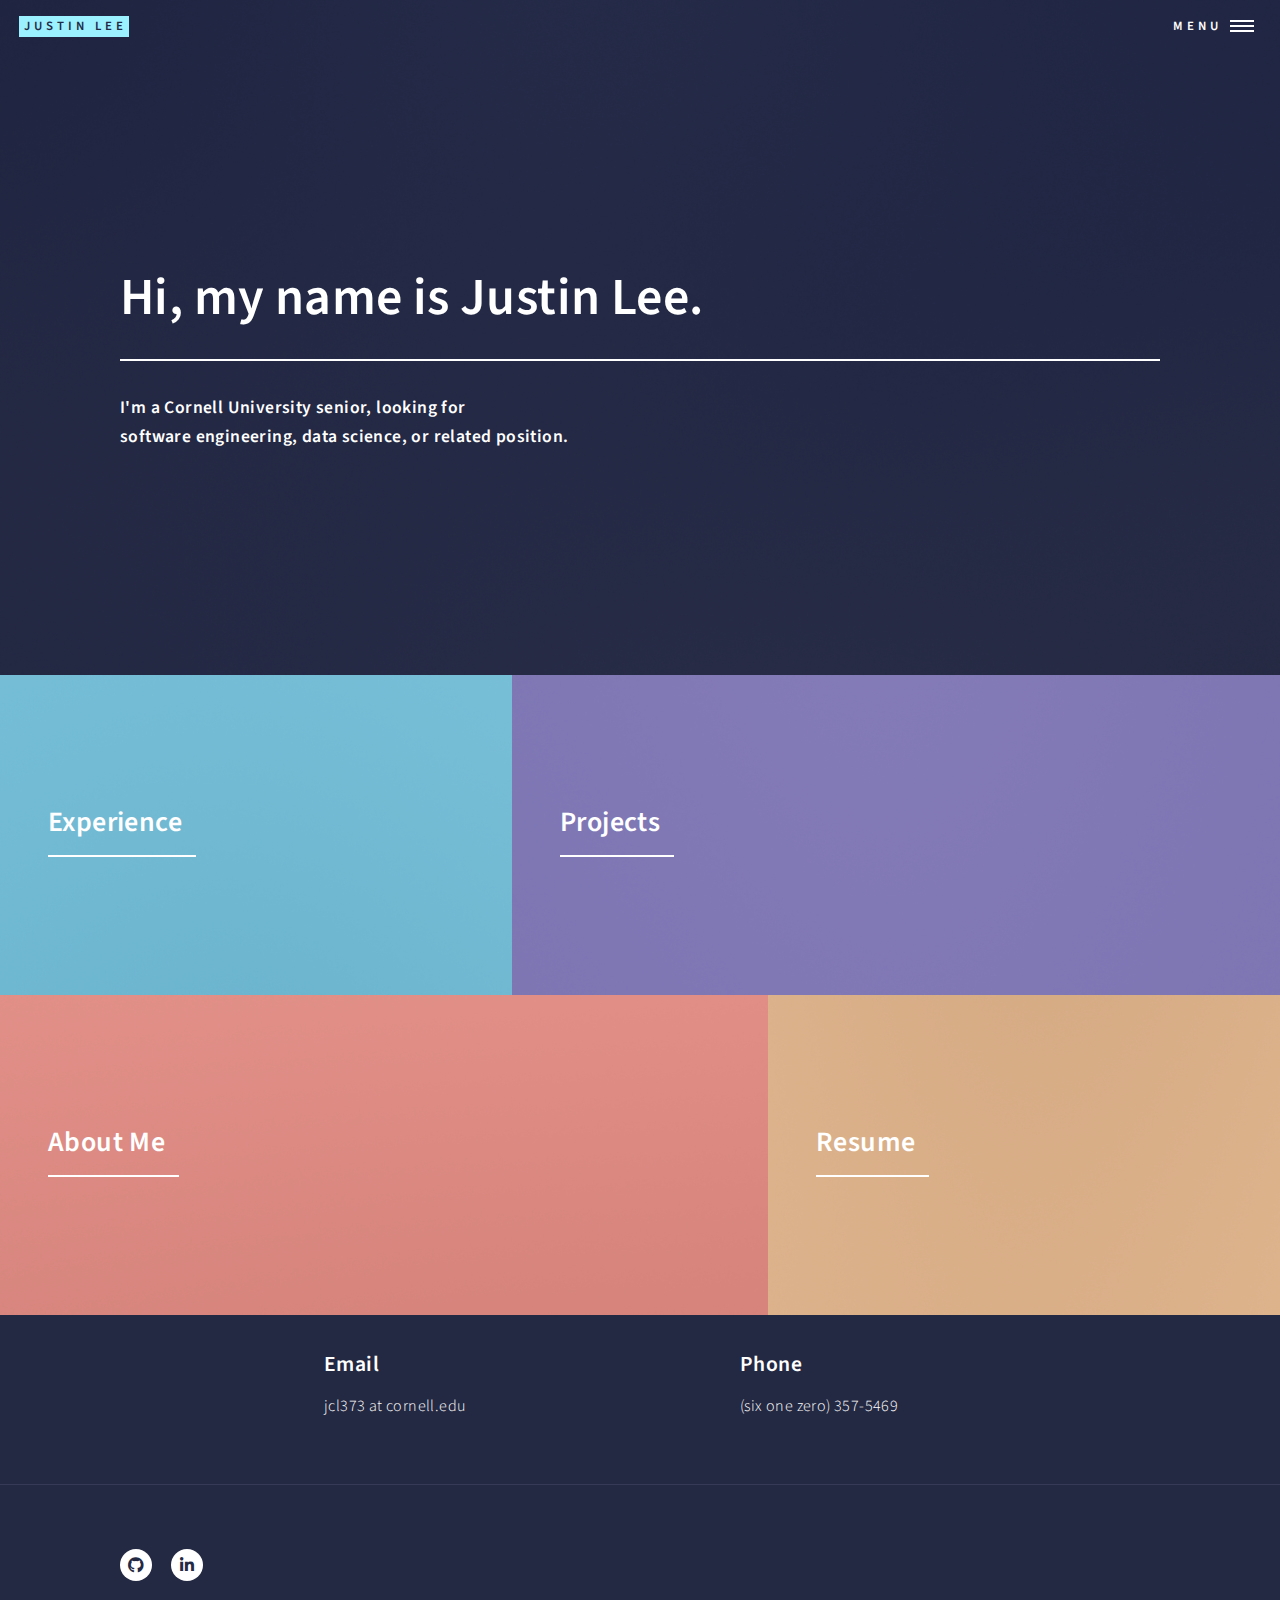
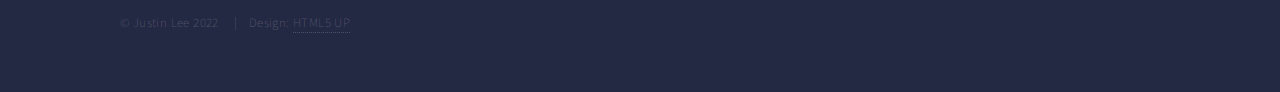
<file: index.html>
<!DOCTYPE HTML>
<!--
	Forty by HTML5 UP
	html5up.net | @ajlkn
	Free for personal and commercial use under the CCA 3.0 license (html5up.net/license)
-->
<html>

<head>
	<title>Justin Lee
	</title>
	<meta charset="utf-8" />
	<meta name="viewport" content="width=device-width, initial-scale=1, user-scalable=no" />
	<link rel="stylesheet" href="assets/css/main.css" />
	<noscript>
		<link rel="stylesheet" href="assets/css/noscript.css" />
	</noscript>
</head>

<body class="is-preload">

	<!-- Wrapper -->
	<div id="wrapper">

		<!-- Header -->
		<header id="header" class="alt">
			<a href="index.html" class="logo"><strong>Justin Lee</strong> <span></span></a>
			<nav>
				<a href="#menu">Menu</a>
			</nav>
		</header>

		<!-- Menu -->
		<nav id="menu">
			<ul class="links">
						<li><a href="index.html">Home</a></li>
						<li><a href="landing.html">Experience</a></li>
						<li><a href="project.html">Projects</a></li>
						<li><a href="generic.html">About Me</a></li>
						<li><a href="resume.pdf">Resume</a></li>
			</ul>
		</nav>

		<!-- Banner -->
		<section id="banner" class="major">
			<div class="inner">
				<header class="major">
					<h1>Hi, my name is Justin Lee.</h1>
				</header>
				<div class="content">
					<h4>I'm a Cornell University senior, looking for <br />
						software engineering, data science, or related position.</h4>
					<!-- <ul class="actions">
									<li><a href="#one" class="button next scrolly">Get Started</a></li>
								</ul> -->
				</div>
			</div>
		</section>

		<!-- Main -->

		<!-- One -->
		<section id="one" class="tiles">
			<article>
				<span class="image">
					<img src="images/pic01.jpg" alt="" />
				</span>
				<header class="major">
					<h3><a href="landing.html" class="link">Experience</a></h3>
					<!-- <p>Ipsum dolor sit amet</p> -->
				</header>
			</article>
			<article>
				<span class="image">
					<img src="images/pic02.jpg" alt="" />
				</span>
				<header class="major">
					<h3><a href="project.html" class="link">Projects</a></h3>
					<!-- <p>feugiat amet tempus</p> -->
				</header>
			</article>
			<article>
				<span class="image">
					<img src="images/pic03.jpg" alt="" />
				</span>
				<header class="major">
					<h3><a href="generic.html" class="link">About Me</a></h3>
					<!-- <p>Lorem etiam nullam</p> -->
				</header>
			</article>
			<article>
				<span class="image">
					<img src="images/pic04.jpg" alt="" />
				</span>
				<header class="major">
					<h3><a href="resume.pdf" class="link">Resume</a></h3>
					<!-- <p>Nisl sed aliquam</p> -->
				</header>
			</article>
		</section>


		<!-- </div> -->

		<!-- Contact -->
		<section id="contact">
						<div class="inner">
							<!-- <section>
		<form method="post" action="#">
									<div class="fields">
										<div class="field half">
											<label for="name">Name</label>
											<input type="text" name="name" id="name" />
										</div>
										<div class="field half">
											<label for="email">Email</label>
											<input type="text" name="email" id="email" />
										</div>
										<div class="field">
											<label for="message">Message</label>
											<textarea name="message" id="message" rows="6"></textarea>
										</div>
									</div>
									<ul class="actions">
										<li><input type="submit" value="Send Message" class="primary" /></li>
										<li><input type="reset" value="Clear" /></li>
									</ul>
								</form>
		</section>  -->

		<!-- <section class="split"> -->
			<section>
				<div class="contact-method">
					<!-- <span class="icon solid alt fa-envelope"></span> -->
					<h3>Email</h3>
					<p href="#">jcl373 at cornell.edu</p>
				</div>
			</section>
			<section>
				<div class="contact-method">
					<!-- <span class="icon solid alt fa-phone"></span> -->
					<h3>Phone</h3>
					<span>(six one zero) 357-5469</span>
				</div>
			</section>
			<!--
			<section>
				<div class="contact-method">
					<!-- <span class="icon solid alt fa-home"></span>
					<h3>Address</h3>
					<span>1234 Somewhere Road #5432<br />
						Nashville, TN 00000<br />
						United States of America</span>
				</div>
			</section>
			<!-- </section> -->
	</div>
	</section>

	<!-- Footer -->
	<footer id="footer">
		<div class="inner">
			<ul class="icons">
				<!-- <li><a href="#" class="icon brands alt fa-twitter"><span class="label">Twitter</span></a></li> -->
				<!-- <li><a href="#" class="icon brands alt fa-facebook-f"><span class="label">Facebook</span></a></li> -->
				<!-- <li><a href="#" class="icon brands alt fa-instagram"><span class="label">Instagram</span></a></li> -->
				<li><a href="https://github.com/jcl373" class="icon brands alt fa-github"><span class="label">GitHub</span></a></li>
				<li><a href="https://linkedin.com/in/jcl373" class="icon brands alt fa-linkedin-in"><span class="label">LinkedIn</span></a></li>
			</ul>
			<ul class="copyright">
				<li>&copy; Justin Lee 2022</li>
				<li>Design: <a href="https://html5up.net">HTML5 UP</a></li>
			</ul>
		</div>
	</footer>

	</div>

	<!-- Scripts -->
	<script src="assets/js/jquery.min.js"></script>
	<script src="assets/js/jquery.scrolly.min.js"></script>
	<script src="assets/js/jquery.scrollex.min.js"></script>
	<script src="assets/js/browser.min.js"></script>
	<script src="assets/js/breakpoints.min.js"></script>
	<script src="assets/js/util.js"></script>
	<script src="assets/js/main.js"></script>

</body>

</html>
</file>
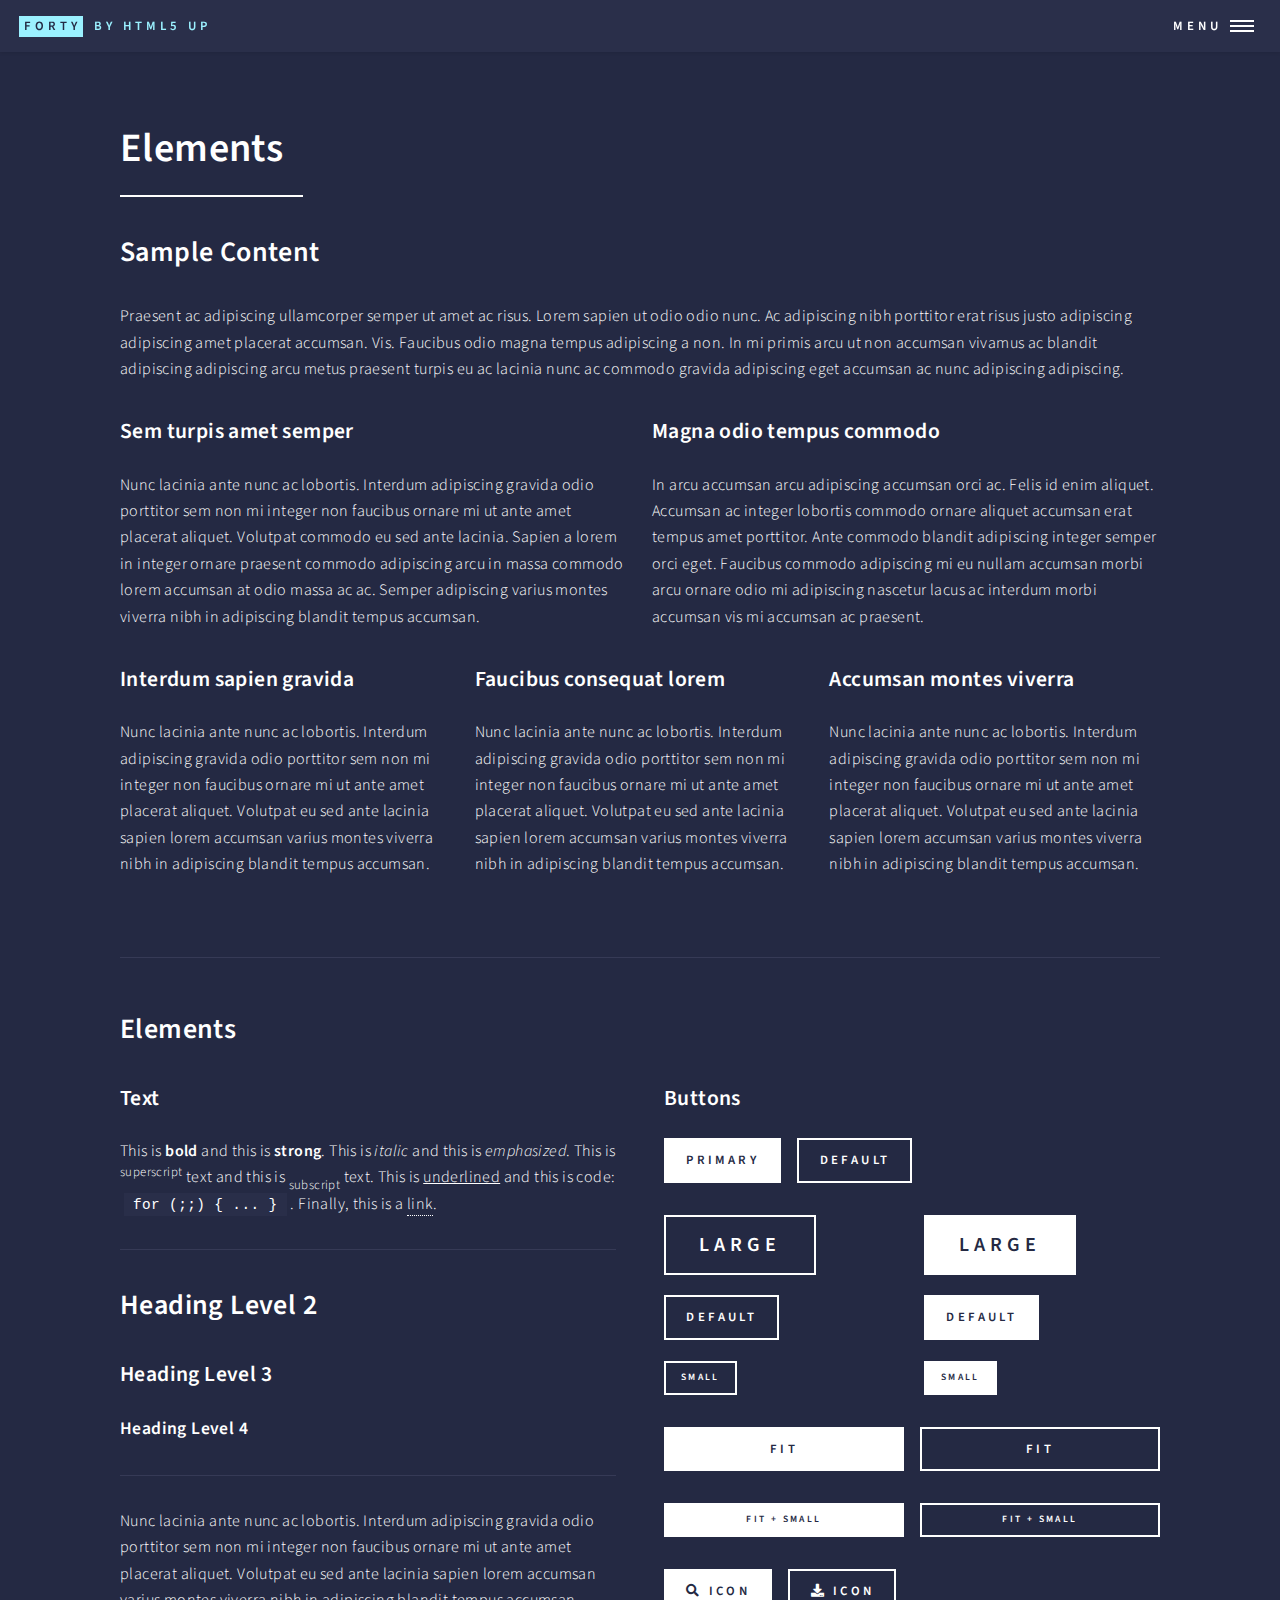
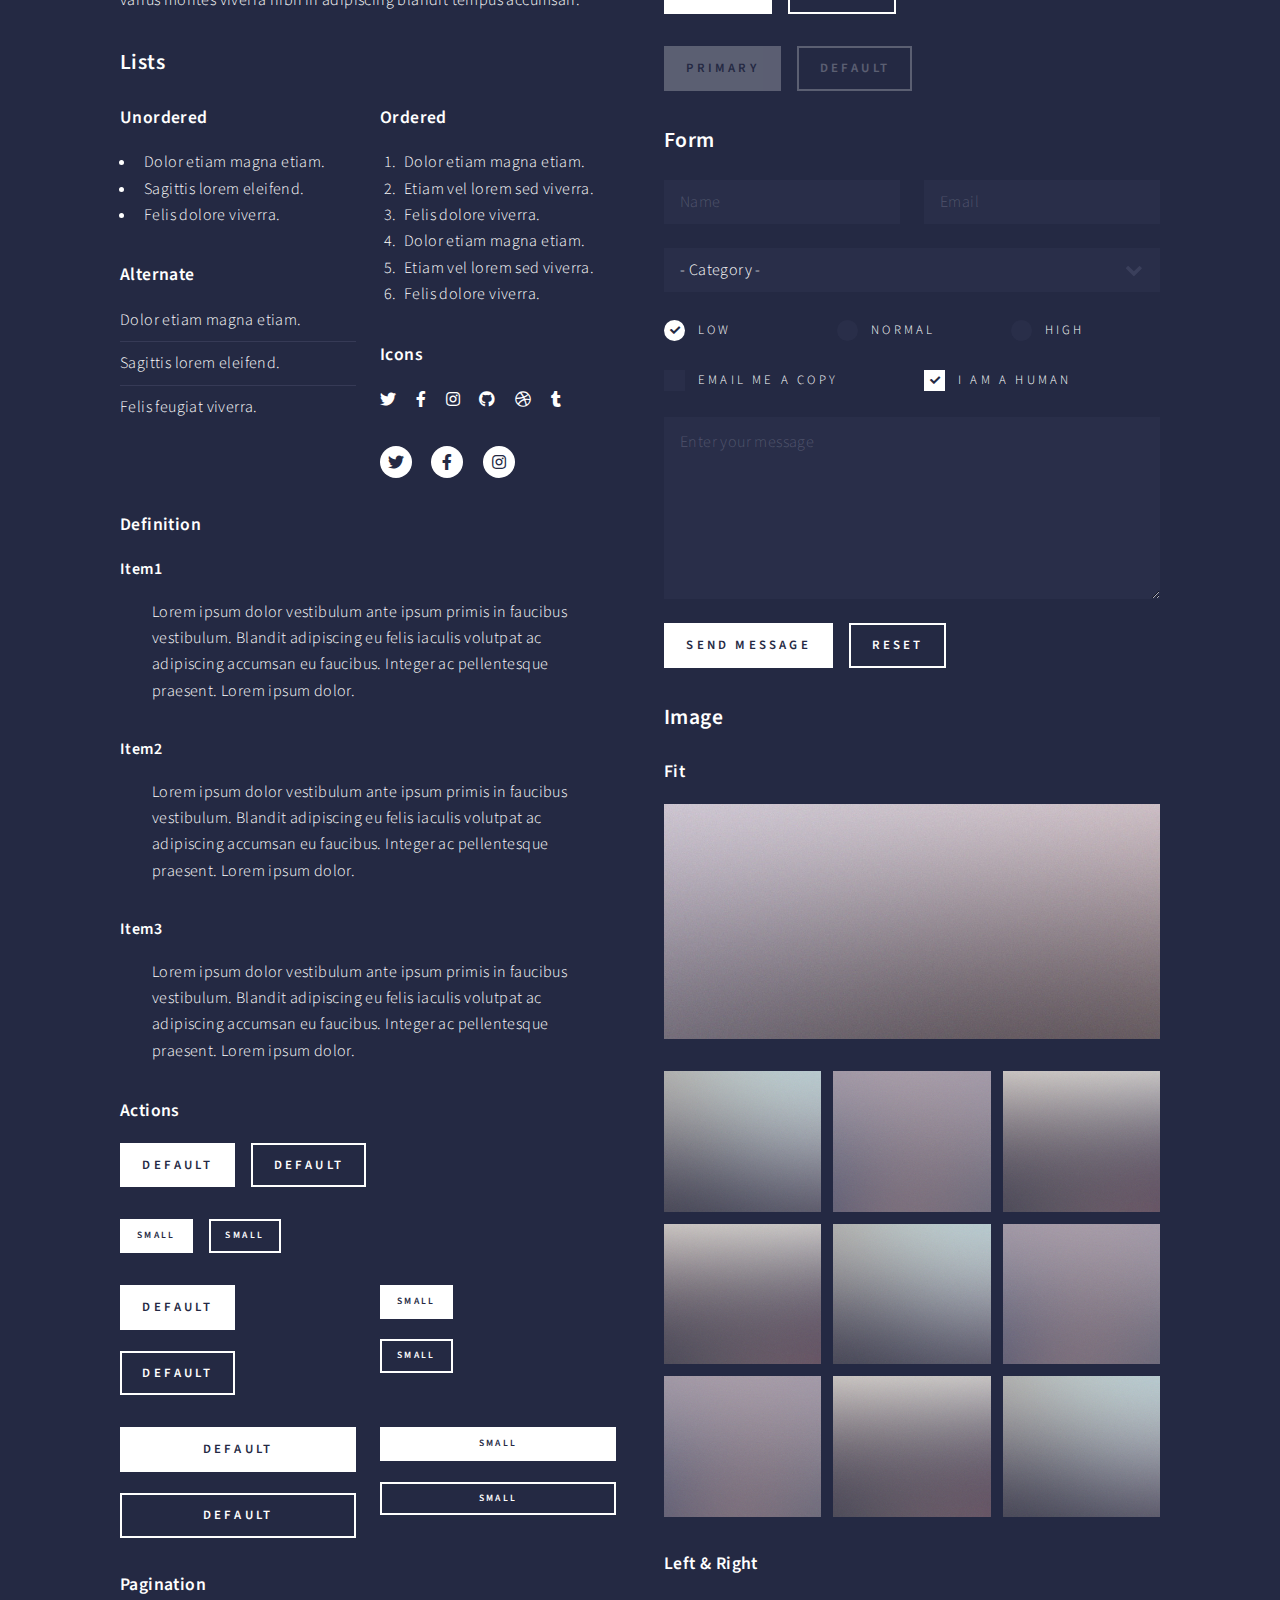
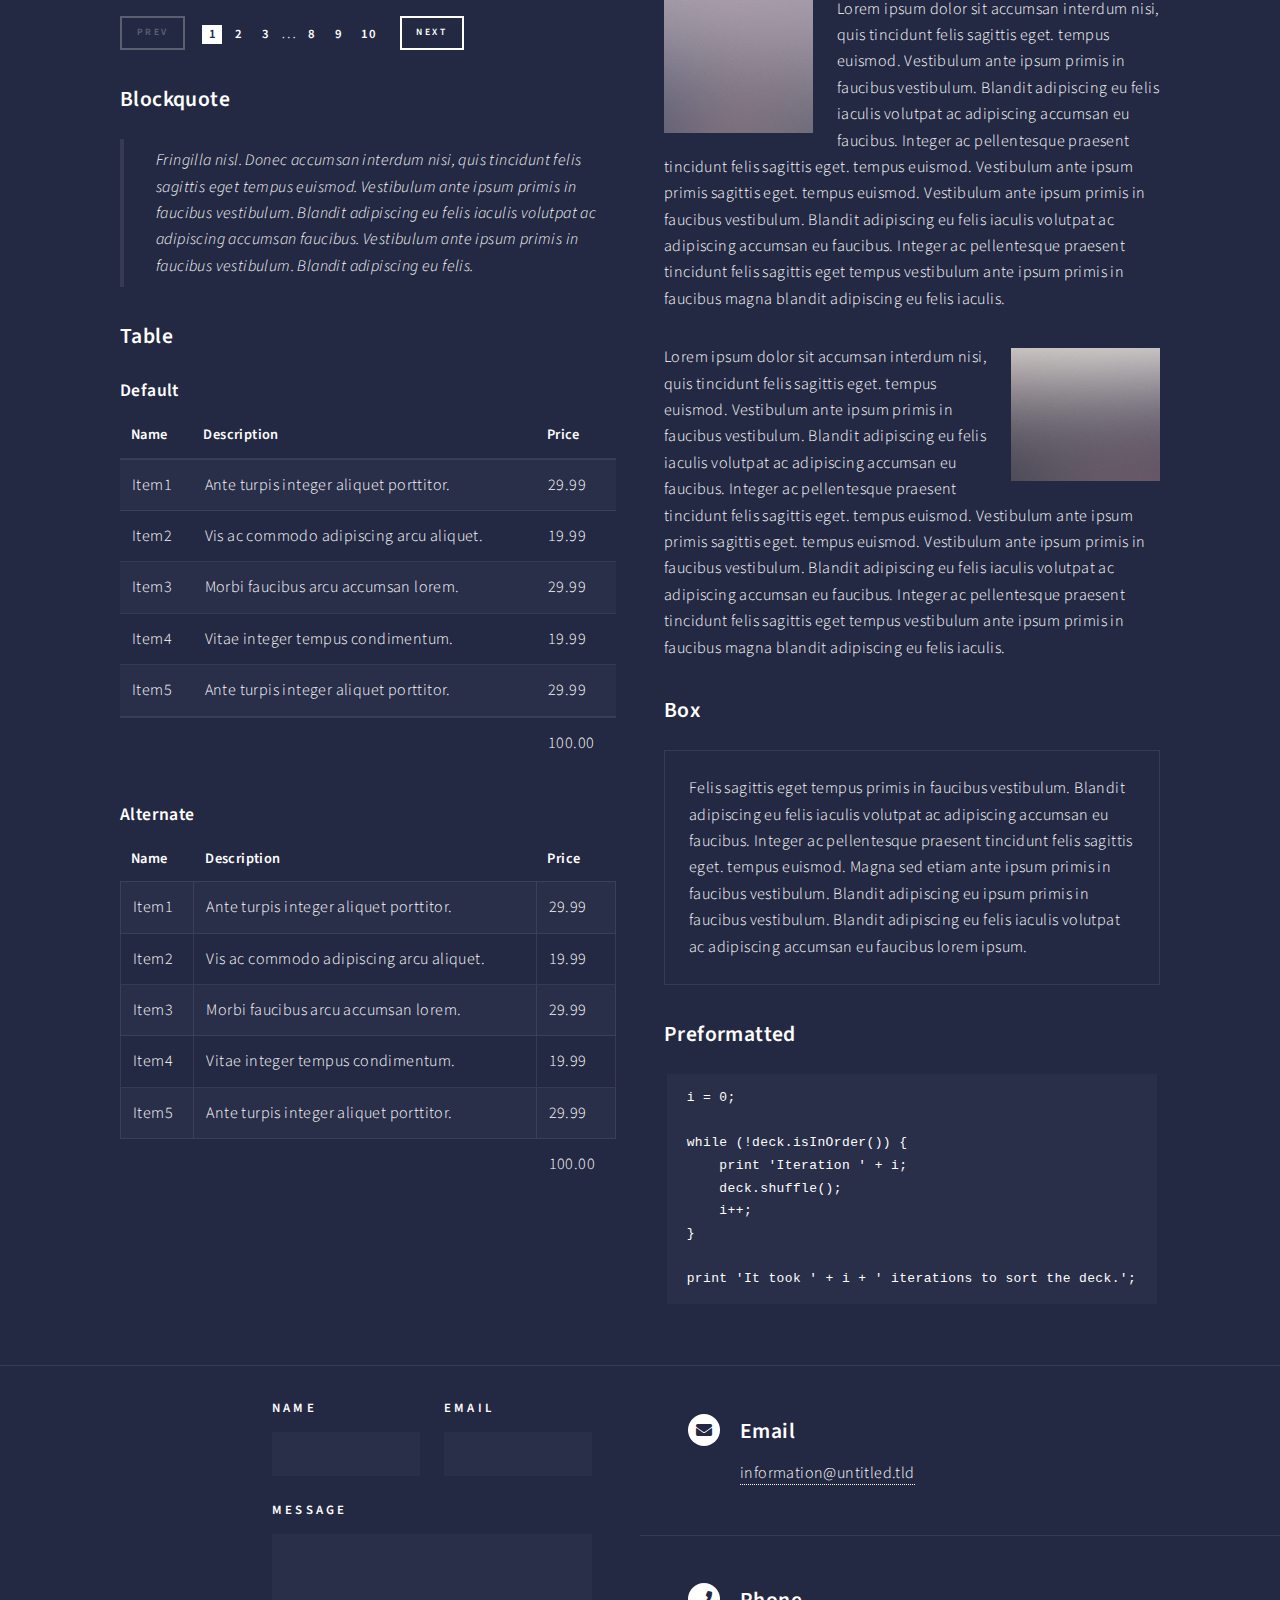
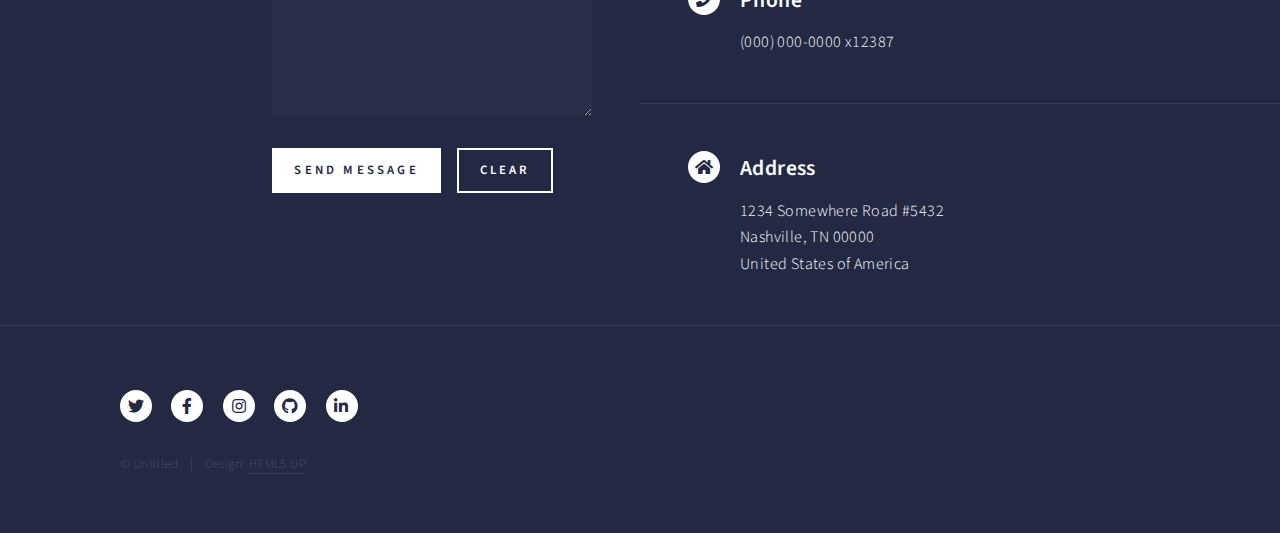
<file: elements.html>
<!DOCTYPE HTML>
<!--
	Forty by HTML5 UP
	html5up.net | @ajlkn
	Free for personal and commercial use under the CCA 3.0 license (html5up.net/license)
-->
<html>
	<head>
		<title>Elements - Forty by HTML5 UP</title>
		<meta charset="utf-8" />
		<meta name="viewport" content="width=device-width, initial-scale=1, user-scalable=no" />
		<link rel="stylesheet" href="assets/css/main.css" />
		<noscript><link rel="stylesheet" href="assets/css/noscript.css" /></noscript>
	</head>
	<body class="is-preload">

		<!-- Wrapper -->
			<div id="wrapper">

				<!-- Header -->
					<header id="header">
						<a href="index.html" class="logo"><strong>Forty</strong> <span>by HTML5 UP</span></a>
						<nav>
							<a href="#menu">Menu</a>
						</nav>
					</header>

				<!-- Menu -->
					<nav id="menu">
						<ul class="links">
							<li><a href="index.html">Home</a></li>
							<li><a href="landing.html">Landing</a></li>
							<li><a href="generic.html">Generic</a></li>
							<li><a href="elements.html">Elements</a></li>
						</ul>
						<ul class="actions stacked">
							<li><a href="#" class="button primary fit">Get Started</a></li>
							<li><a href="#" class="button fit">Log In</a></li>
						</ul>
					</nav>

				<!-- Main -->
					<div id="main" class="alt">

						<!-- One -->
							<section id="one">
								<div class="inner">
									<header class="major">
										<h1>Elements</h1>
									</header>

									<!-- Content -->
										<h2 id="content">Sample Content</h2>
										<p>Praesent ac adipiscing ullamcorper semper ut amet ac risus. Lorem sapien ut odio odio nunc. Ac adipiscing nibh porttitor erat risus justo adipiscing adipiscing amet placerat accumsan. Vis. Faucibus odio magna tempus adipiscing a non. In mi primis arcu ut non accumsan vivamus ac blandit adipiscing adipiscing arcu metus praesent turpis eu ac lacinia nunc ac commodo gravida adipiscing eget accumsan ac nunc adipiscing adipiscing.</p>
										<div class="row">
											<div class="col-6 col-12-small">
												<h3>Sem turpis amet semper</h3>
												<p>Nunc lacinia ante nunc ac lobortis. Interdum adipiscing gravida odio porttitor sem non mi integer non faucibus ornare mi ut ante amet placerat aliquet. Volutpat commodo eu sed ante lacinia. Sapien a lorem in integer ornare praesent commodo adipiscing arcu in massa commodo lorem accumsan at odio massa ac ac. Semper adipiscing varius montes viverra nibh in adipiscing blandit tempus accumsan.</p>
											</div>
											<div class="col-6 col-12-small">
												<h3>Magna odio tempus commodo</h3>
												<p>In arcu accumsan arcu adipiscing accumsan orci ac. Felis id enim aliquet. Accumsan ac integer lobortis commodo ornare aliquet accumsan erat tempus amet porttitor. Ante commodo blandit adipiscing integer semper orci eget. Faucibus commodo adipiscing mi eu nullam accumsan morbi arcu ornare odio mi adipiscing nascetur lacus ac interdum morbi accumsan vis mi accumsan ac praesent.</p>
											</div>
											<!-- Break -->
											<div class="col-4 col-12-medium">
												<h3>Interdum sapien gravida</h3>
												<p>Nunc lacinia ante nunc ac lobortis. Interdum adipiscing gravida odio porttitor sem non mi integer non faucibus ornare mi ut ante amet placerat aliquet. Volutpat eu sed ante lacinia sapien lorem accumsan varius montes viverra nibh in adipiscing blandit tempus accumsan.</p>
											</div>
											<div class="col-4 col-12-medium">
												<h3>Faucibus consequat lorem</h3>
												<p>Nunc lacinia ante nunc ac lobortis. Interdum adipiscing gravida odio porttitor sem non mi integer non faucibus ornare mi ut ante amet placerat aliquet. Volutpat eu sed ante lacinia sapien lorem accumsan varius montes viverra nibh in adipiscing blandit tempus accumsan.</p>
											</div>
											<div class="col-4 col-12-medium">
												<h3>Accumsan montes viverra</h3>
												<p>Nunc lacinia ante nunc ac lobortis. Interdum adipiscing gravida odio porttitor sem non mi integer non faucibus ornare mi ut ante amet placerat aliquet. Volutpat eu sed ante lacinia sapien lorem accumsan varius montes viverra nibh in adipiscing blandit tempus accumsan.</p>
											</div>
										</div>

									<hr class="major" />

									<!-- Elements -->
										<h2 id="elements">Elements</h2>
										<div class="row gtr-200">
											<div class="col-6 col-12-medium">

												<!-- Text stuff -->
													<h3>Text</h3>
													<p>This is <b>bold</b> and this is <strong>strong</strong>. This is <i>italic</i> and this is <em>emphasized</em>.
													This is <sup>superscript</sup> text and this is <sub>subscript</sub> text.
													This is <u>underlined</u> and this is code: <code>for (;;) { ... }</code>.
													Finally, this is a <a href="#">link</a>.</p>
													<hr />
													<h2>Heading Level 2</h2>
													<h3>Heading Level 3</h3>
													<h4>Heading Level 4</h4>
													<hr />
													<p>Nunc lacinia ante nunc ac lobortis. Interdum adipiscing gravida odio porttitor sem non mi integer non faucibus ornare mi ut ante amet placerat aliquet. Volutpat eu sed ante lacinia sapien lorem accumsan varius montes viverra nibh in adipiscing blandit tempus accumsan.</p>

												<!-- Lists -->
													<h3>Lists</h3>
													<div class="row">
														<div class="col-6 col-12-small">

															<h4>Unordered</h4>
															<ul>
																<li>Dolor etiam magna etiam.</li>
																<li>Sagittis lorem eleifend.</li>
																<li>Felis dolore viverra.</li>
															</ul>

															<h4>Alternate</h4>
															<ul class="alt">
																<li>Dolor etiam magna etiam.</li>
																<li>Sagittis lorem eleifend.</li>
																<li>Felis feugiat viverra.</li>
															</ul>

														</div>
														<div class="col-6 col-12-small">

															<h4>Ordered</h4>
															<ol>
																<li>Dolor etiam magna etiam.</li>
																<li>Etiam vel lorem sed viverra.</li>
																<li>Felis dolore viverra.</li>
																<li>Dolor etiam magna etiam.</li>
																<li>Etiam vel lorem sed viverra.</li>
																<li>Felis dolore viverra.</li>
															</ol>

															<h4>Icons</h4>
															<ul class="icons">
																<li><a href="#" class="icon brands fa-twitter"><span class="label">Twitter</span></a></li>
																<li><a href="#" class="icon brands fa-facebook-f"><span class="label">Facebook</span></a></li>
																<li><a href="#" class="icon brands fa-instagram"><span class="label">Instagram</span></a></li>
																<li><a href="#" class="icon brands fa-github"><span class="label">Github</span></a></li>
																<li><a href="#" class="icon brands fa-dribbble"><span class="label">Dribbble</span></a></li>
																<li><a href="#" class="icon brands fa-tumblr"><span class="label">Tumblr</span></a></li>
															</ul>
															<ul class="icons">
																<li><a href="#" class="icon brands alt fa-twitter"><span class="label">Twitter</span></a></li>
																<li><a href="#" class="icon brands alt fa-facebook-f"><span class="label">Facebook</span></a></li>
																<li><a href="#" class="icon brands alt fa-instagram"><span class="label">Instagram</span></a></li>
															</ul>

														</div>
													</div>
													<h4>Definition</h4>
													<dl>
														<dt>Item1</dt>
														<dd>
															<p>Lorem ipsum dolor vestibulum ante ipsum primis in faucibus vestibulum. Blandit adipiscing eu felis iaculis volutpat ac adipiscing accumsan eu faucibus. Integer ac pellentesque praesent. Lorem ipsum dolor.</p>
														</dd>
														<dt>Item2</dt>
														<dd>
															<p>Lorem ipsum dolor vestibulum ante ipsum primis in faucibus vestibulum. Blandit adipiscing eu felis iaculis volutpat ac adipiscing accumsan eu faucibus. Integer ac pellentesque praesent. Lorem ipsum dolor.</p>
														</dd>
														<dt>Item3</dt>
														<dd>
															<p>Lorem ipsum dolor vestibulum ante ipsum primis in faucibus vestibulum. Blandit adipiscing eu felis iaculis volutpat ac adipiscing accumsan eu faucibus. Integer ac pellentesque praesent. Lorem ipsum dolor.</p>
														</dd>
													</dl>

													<h4>Actions</h4>
													<ul class="actions">
														<li><a href="#" class="button primary">Default</a></li>
														<li><a href="#" class="button">Default</a></li>
													</ul>
													<ul class="actions small">
														<li><a href="#" class="button primary small">Small</a></li>
														<li><a href="#" class="button small">Small</a></li>
													</ul>
													<div class="row">
														<div class="col-6 col-12-small">
															<ul class="actions stacked">
																<li><a href="#" class="button primary">Default</a></li>
																<li><a href="#" class="button">Default</a></li>
															</ul>
														</div>
														<div class="col-6 col-12-small">
															<ul class="actions stacked">
																<li><a href="#" class="button primary small">Small</a></li>
																<li><a href="#" class="button small">Small</a></li>
															</ul>
														</div>
														<div class="col-6 col-12-small">
															<ul class="actions stacked">
																<li><a href="#" class="button primary fit">Default</a></li>
																<li><a href="#" class="button fit">Default</a></li>
															</ul>
														</div>
														<div class="col-6 col-12-small">
															<ul class="actions stacked">
																<li><a href="#" class="button primary small fit">Small</a></li>
																<li><a href="#" class="button small fit">Small</a></li>
															</ul>
														</div>
													</div>

													<h4>Pagination</h4>
													<ul class="pagination">
														<li><span class="button small disabled">Prev</span></li>
														<li><a href="#" class="page active">1</a></li>
														<li><a href="#" class="page">2</a></li>
														<li><a href="#" class="page">3</a></li>
														<li><span>&hellip;</span></li>
														<li><a href="#" class="page">8</a></li>
														<li><a href="#" class="page">9</a></li>
														<li><a href="#" class="page">10</a></li>
														<li><a href="#" class="button small">Next</a></li>
													</ul>

												<!-- Blockquote -->
													<h3>Blockquote</h3>
													<blockquote>Fringilla nisl. Donec accumsan interdum nisi, quis tincidunt felis sagittis eget tempus euismod. Vestibulum ante ipsum primis in faucibus vestibulum. Blandit adipiscing eu felis iaculis volutpat ac adipiscing accumsan faucibus. Vestibulum ante ipsum primis in faucibus vestibulum. Blandit adipiscing eu felis.</blockquote>

												<!-- Table -->
													<h3>Table</h3>

													<h4>Default</h4>
													<div class="table-wrapper">
														<table>
															<thead>
																<tr>
																	<th>Name</th>
																	<th>Description</th>
																	<th>Price</th>
																</tr>
															</thead>
															<tbody>
																<tr>
																	<td>Item1</td>
																	<td>Ante turpis integer aliquet porttitor.</td>
																	<td>29.99</td>
																</tr>
																<tr>
																	<td>Item2</td>
																	<td>Vis ac commodo adipiscing arcu aliquet.</td>
																	<td>19.99</td>
																</tr>
																<tr>
																	<td>Item3</td>
																	<td> Morbi faucibus arcu accumsan lorem.</td>
																	<td>29.99</td>
																</tr>
																<tr>
																	<td>Item4</td>
																	<td>Vitae integer tempus condimentum.</td>
																	<td>19.99</td>
																</tr>
																<tr>
																	<td>Item5</td>
																	<td>Ante turpis integer aliquet porttitor.</td>
																	<td>29.99</td>
																</tr>
															</tbody>
															<tfoot>
																<tr>
																	<td colspan="2"></td>
																	<td>100.00</td>
																</tr>
															</tfoot>
														</table>
													</div>

													<h4>Alternate</h4>
													<div class="table-wrapper">
														<table class="alt">
															<thead>
																<tr>
																	<th>Name</th>
																	<th>Description</th>
																	<th>Price</th>
																</tr>
															</thead>
															<tbody>
																<tr>
																	<td>Item1</td>
																	<td>Ante turpis integer aliquet porttitor.</td>
																	<td>29.99</td>
																</tr>
																<tr>
																	<td>Item2</td>
																	<td>Vis ac commodo adipiscing arcu aliquet.</td>
																	<td>19.99</td>
																</tr>
																<tr>
																	<td>Item3</td>
																	<td> Morbi faucibus arcu accumsan lorem.</td>
																	<td>29.99</td>
																</tr>
																<tr>
																	<td>Item4</td>
																	<td>Vitae integer tempus condimentum.</td>
																	<td>19.99</td>
																</tr>
																<tr>
																	<td>Item5</td>
																	<td>Ante turpis integer aliquet porttitor.</td>
																	<td>29.99</td>
																</tr>
															</tbody>
															<tfoot>
																<tr>
																	<td colspan="2"></td>
																	<td>100.00</td>
																</tr>
															</tfoot>
														</table>
													</div>

											</div>
											<div class="col-6 col-12-medium">

												<!-- Buttons -->
													<h3>Buttons</h3>
													<ul class="actions">
														<li><a href="#" class="button primary">Primary</a></li>
														<li><a href="#" class="button">Default</a></li>
													</ul>
													<div class="row">
														<div class="col-6 col-12-xsmall">
															<ul class="actions stacked">
																<li><a href="#" class="button large">Large</a></li>
																<li><a href="#" class="button">Default</a></li>
																<li><a href="#" class="button small">Small</a></li>
															</ul>
														</div>
														<div class="col-6 col-12-xsmall">
															<ul class="actions stacked">
																<li><a href="#" class="button primary large">Large</a></li>
																<li><a href="#" class="button primary">Default</a></li>
																<li><a href="#" class="button primary small">Small</a></li>
															</ul>
														</div>
													</div>
													<ul class="actions fit">
														<li><a href="#" class="button primary fit">Fit</a></li>
														<li><a href="#" class="button fit">Fit</a></li>
													</ul>
													<ul class="actions fit small">
														<li><a href="#" class="button primary fit small">Fit + Small</a></li>
														<li><a href="#" class="button fit small">Fit + Small</a></li>
													</ul>
													<ul class="actions">
														<li><a href="#" class="button primary icon solid fa-search">Icon</a></li>
														<li><a href="#" class="button icon solid fa-download">Icon</a></li>
													</ul>
													<ul class="actions">
														<li><span class="button primary disabled">Primary</span></li>
														<li><span class="button disabled">Default</span></li>
													</ul>

												<!-- Form -->
													<h3>Form</h3>

													<form method="post" action="#">
														<div class="row gtr-uniform">
															<div class="col-6 col-12-xsmall">
																<input type="text" name="demo-name" id="demo-name" value="" placeholder="Name" />
															</div>
															<div class="col-6 col-12-xsmall">
																<input type="email" name="demo-email" id="demo-email" value="" placeholder="Email" />
															</div>
															<!-- Break -->
															<div class="col-12">
																<select name="demo-category" id="demo-category">
																	<option value="">- Category -</option>
																	<option value="1">Manufacturing</option>
																	<option value="1">Shipping</option>
																	<option value="1">Administration</option>
																	<option value="1">Human Resources</option>
																</select>
															</div>
															<!-- Break -->
															<div class="col-4 col-12-small">
																<input type="radio" id="demo-priority-low" name="demo-priority" checked>
																<label for="demo-priority-low">Low</label>
															</div>
															<div class="col-4 col-12-small">
																<input type="radio" id="demo-priority-normal" name="demo-priority">
																<label for="demo-priority-normal">Normal</label>
															</div>
															<div class="col-4 col-12-small">
																<input type="radio" id="demo-priority-high" name="demo-priority">
																<label for="demo-priority-high">High</label>
															</div>
															<!-- Break -->
															<div class="col-6 col-12-small">
																<input type="checkbox" id="demo-copy" name="demo-copy">
																<label for="demo-copy">Email me a copy</label>
															</div>
															<div class="col-6 col-12-small">
																<input type="checkbox" id="demo-human" name="demo-human" checked>
																<label for="demo-human">I am a human</label>
															</div>
															<!-- Break -->
															<div class="col-12">
																<textarea name="demo-message" id="demo-message" placeholder="Enter your message" rows="6"></textarea>
															</div>
															<!-- Break -->
															<div class="col-12">
																<ul class="actions">
																	<li><input type="submit" value="Send Message" class="primary" /></li>
																	<li><input type="reset" value="Reset" /></li>
																</ul>
															</div>
														</div>
													</form>

												<!-- Image -->
													<h3>Image</h3>

													<h4>Fit</h4>
													<span class="image fit"><img src="images/pic03.jpg" alt="" /></span>
													<div class="box alt">
														<div class="row gtr-50 gtr-uniform">
															<div class="col-4"><span class="image fit"><img src="images/pic08.jpg" alt="" /></span></div>
															<div class="col-4"><span class="image fit"><img src="images/pic09.jpg" alt="" /></span></div>
															<div class="col-4"><span class="image fit"><img src="images/pic10.jpg" alt="" /></span></div>
															<!-- Break -->
															<div class="col-4"><span class="image fit"><img src="images/pic10.jpg" alt="" /></span></div>
															<div class="col-4"><span class="image fit"><img src="images/pic08.jpg" alt="" /></span></div>
															<div class="col-4"><span class="image fit"><img src="images/pic09.jpg" alt="" /></span></div>
															<!-- Break -->
															<div class="col-4"><span class="image fit"><img src="images/pic09.jpg" alt="" /></span></div>
															<div class="col-4"><span class="image fit"><img src="images/pic10.jpg" alt="" /></span></div>
															<div class="col-4"><span class="image fit"><img src="images/pic08.jpg" alt="" /></span></div>
														</div>
													</div>

													<h4>Left &amp; Right</h4>
													<p><span class="image left"><img src="images/pic09.jpg" alt="" /></span>Lorem ipsum dolor sit accumsan interdum nisi, quis tincidunt felis sagittis eget. tempus euismod. Vestibulum ante ipsum primis in faucibus vestibulum. Blandit adipiscing eu felis iaculis volutpat ac adipiscing accumsan eu faucibus. Integer ac pellentesque praesent tincidunt felis sagittis eget. tempus euismod. Vestibulum ante ipsum primis sagittis eget. tempus euismod. Vestibulum ante ipsum primis in faucibus vestibulum. Blandit adipiscing eu felis iaculis volutpat ac adipiscing accumsan eu faucibus. Integer ac pellentesque praesent tincidunt felis sagittis eget tempus vestibulum ante ipsum primis in faucibus magna blandit adipiscing eu felis iaculis.</p>
													<p><span class="image right"><img src="images/pic10.jpg" alt="" /></span>Lorem ipsum dolor sit accumsan interdum nisi, quis tincidunt felis sagittis eget. tempus euismod. Vestibulum ante ipsum primis in faucibus vestibulum. Blandit adipiscing eu felis iaculis volutpat ac adipiscing accumsan eu faucibus. Integer ac pellentesque praesent tincidunt felis sagittis eget. tempus euismod. Vestibulum ante ipsum primis sagittis eget. tempus euismod. Vestibulum ante ipsum primis in faucibus vestibulum. Blandit adipiscing eu felis iaculis volutpat ac adipiscing accumsan eu faucibus. Integer ac pellentesque praesent tincidunt felis sagittis eget tempus vestibulum ante ipsum primis in faucibus magna blandit adipiscing eu felis iaculis.</p>

												<!-- Box -->
													<h3>Box</h3>
													<div class="box">
														<p>Felis sagittis eget tempus primis in faucibus vestibulum. Blandit adipiscing eu felis iaculis volutpat ac adipiscing accumsan eu faucibus. Integer ac pellentesque praesent tincidunt felis sagittis eget. tempus euismod. Magna sed etiam ante ipsum primis in faucibus vestibulum. Blandit adipiscing eu ipsum primis in faucibus vestibulum. Blandit adipiscing eu felis iaculis volutpat ac adipiscing accumsan eu faucibus lorem ipsum.</p>
													</div>

												<!-- Preformatted Code -->
													<h3>Preformatted</h3>
													<pre><code>i = 0;

while (!deck.isInOrder()) {
    print 'Iteration ' + i;
    deck.shuffle();
    i++;
}

print 'It took ' + i + ' iterations to sort the deck.';
</code></pre>

											</div>
										</div>

								</div>
							</section>

					</div>

				<!-- Contact -->
					<section id="contact">
						<div class="inner">
							<section>
								<form method="post" action="#">
									<div class="fields">
										<div class="field half">
											<label for="name">Name</label>
											<input type="text" name="name" id="name" />
										</div>
										<div class="field half">
											<label for="email">Email</label>
											<input type="text" name="email" id="email" />
										</div>
										<div class="field">
											<label for="message">Message</label>
											<textarea name="message" id="message" rows="6"></textarea>
										</div>
									</div>
									<ul class="actions">
										<li><input type="submit" value="Send Message" class="primary" /></li>
										<li><input type="reset" value="Clear" /></li>
									</ul>
								</form>
							</section>
							<section class="split">
								<section>
									<div class="contact-method">
										<span class="icon solid alt fa-envelope"></span>
										<h3>Email</h3>
										<a href="#">information@untitled.tld</a>
									</div>
								</section>
								<section>
									<div class="contact-method">
										<span class="icon solid alt fa-phone"></span>
										<h3>Phone</h3>
										<span>(000) 000-0000 x12387</span>
									</div>
								</section>
								<section>
									<div class="contact-method">
										<span class="icon solid alt fa-home"></span>
										<h3>Address</h3>
										<span>1234 Somewhere Road #5432<br />
										Nashville, TN 00000<br />
										United States of America</span>
									</div>
								</section>
							</section>
						</div>
					</section>

				<!-- Footer -->
					<footer id="footer">
						<div class="inner">
							<ul class="icons">
								<li><a href="#" class="icon brands alt fa-twitter"><span class="label">Twitter</span></a></li>
								<li><a href="#" class="icon brands alt fa-facebook-f"><span class="label">Facebook</span></a></li>
								<li><a href="#" class="icon brands alt fa-instagram"><span class="label">Instagram</span></a></li>
								<li><a href="#" class="icon brands alt fa-github"><span class="label">GitHub</span></a></li>
								<li><a href="#" class="icon brands alt fa-linkedin-in"><span class="label">LinkedIn</span></a></li>
							</ul>
							<ul class="copyright">
								<li>&copy; Untitled</li><li>Design: <a href="https://html5up.net">HTML5 UP</a></li>
							</ul>
						</div>
					</footer>

			</div>

		<!-- Scripts -->
			<script src="assets/js/jquery.min.js"></script>
			<script src="assets/js/jquery.scrolly.min.js"></script>
			<script src="assets/js/jquery.scrollex.min.js"></script>
			<script src="assets/js/browser.min.js"></script>
			<script src="assets/js/breakpoints.min.js"></script>
			<script src="assets/js/util.js"></script>
			<script src="assets/js/main.js"></script>

	</body>
</html>
</file>
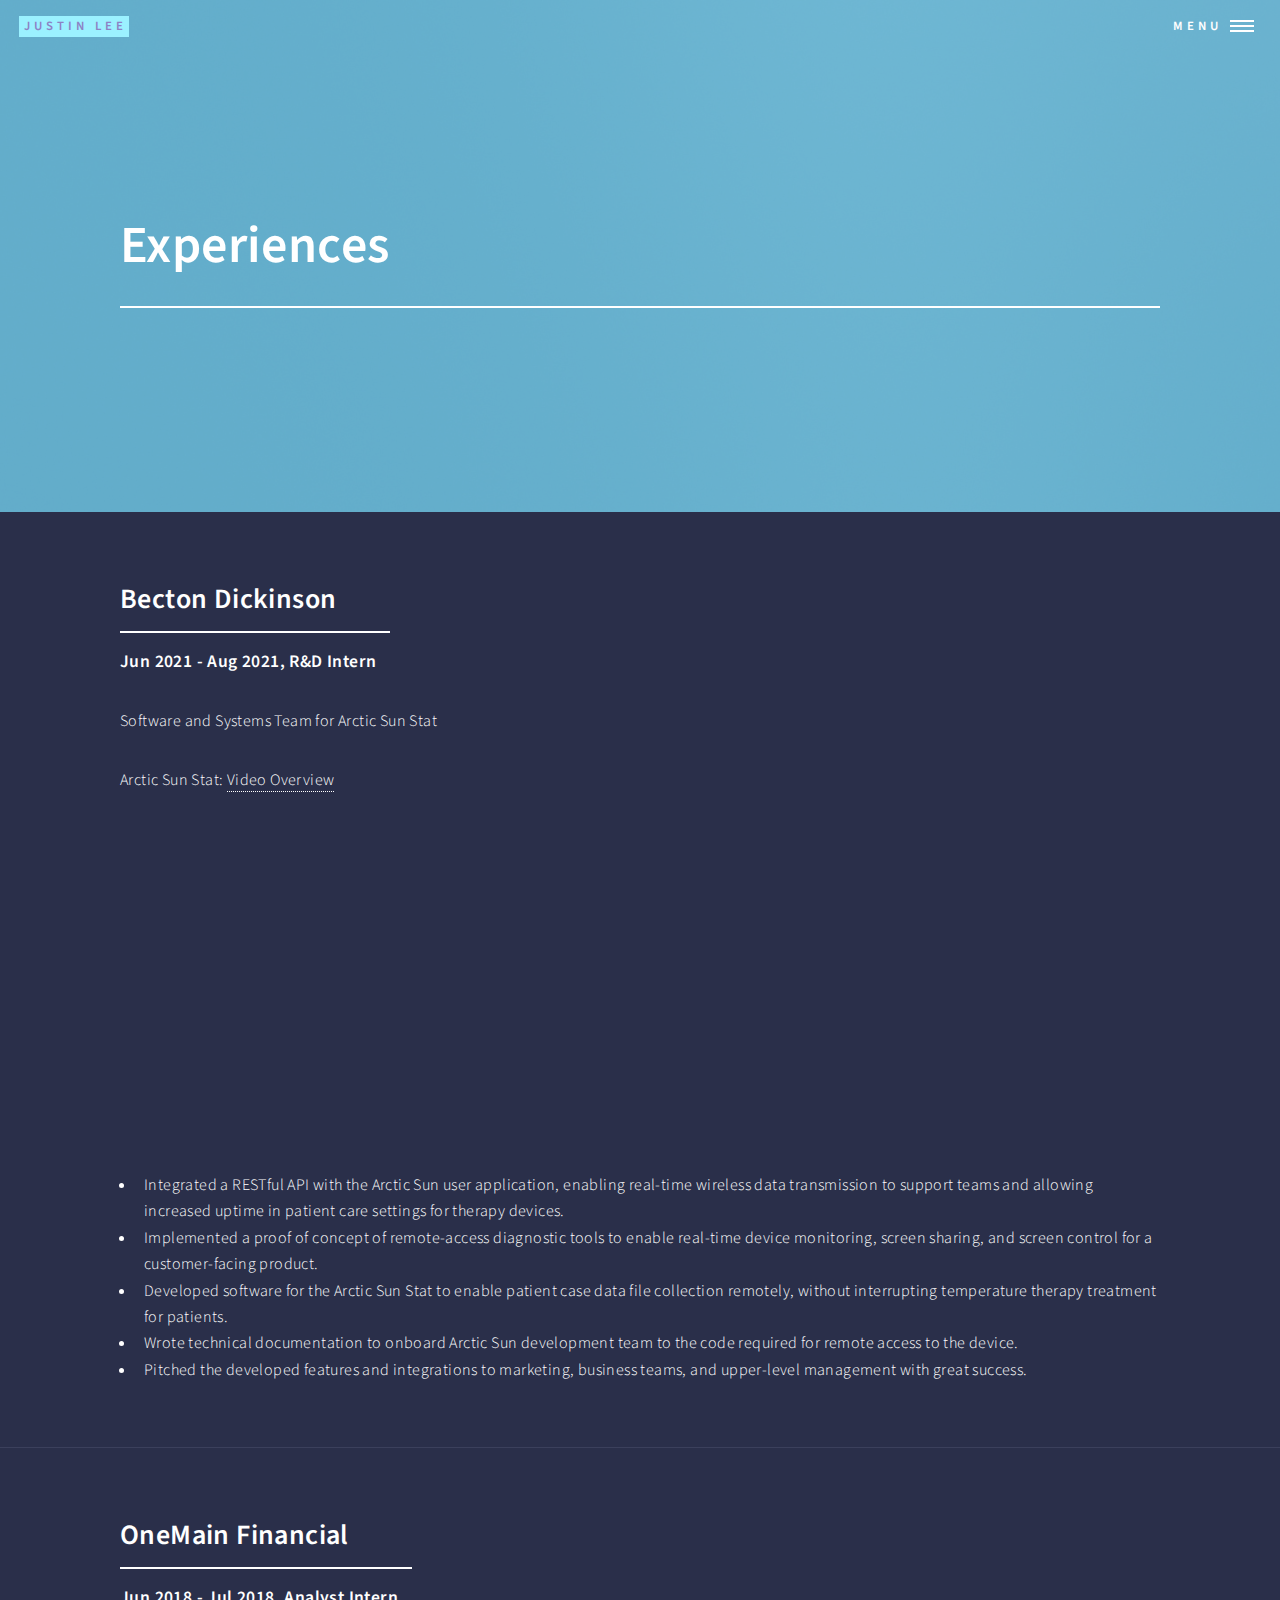
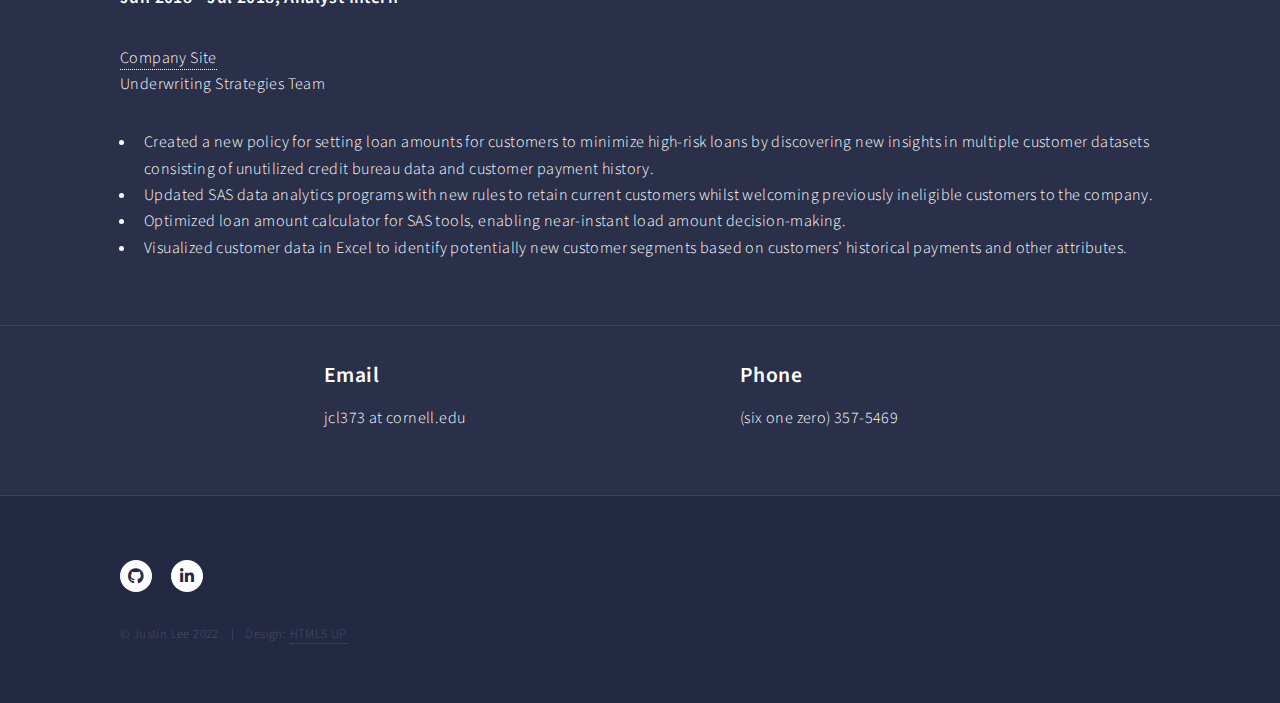
<file: landing.html>
<!DOCTYPE HTML>
<!--
	Forty by HTML5 UP
	html5up.net | @ajlkn
	Free for personal and commercial use under the CCA 3.0 license (html5up.net/license)
-->
<html>
	<head>
		<title>Justin Lee - Experiences</title>
		<meta charset="utf-8" />
		<meta name="viewport" content="width=device-width, initial-scale=1, user-scalable=no" />
		<link rel="stylesheet" href="assets/css/main.css" />
		<noscript><link rel="stylesheet" href="assets/css/noscript.css" /></noscript>
	</head>
	<body class="is-preload">

		<!-- Wrapper -->
			<div id="wrapper">

				<!-- Header -->
				<!-- Note: The "styleN" class below should match that of the banner element. -->
					<header id="header" class="alt style2">
						<a href="index.html" class="logo"><strong>Justin Lee</strong> </a>
						<nav>
							<a href="#menu">Menu</a>
						</nav>
					</header>

				<!-- Menu -->
				<nav id="menu">
					<ul class="links">
						<li><a href="index.html">Home</a></li>
						<li><a href="landing.html">Experience</a></li>
						<li><a href="project.html">Projects</a></li>
						<li><a href="generic.html">About Me</a></li>
						<li><a href="resume.pdf">Resume</a></li>
					</ul>
				</nav>

				<!-- Banner -->
				<!-- Note: The "styleN" class below should match that of the header element. -->
					<section id="banner" class="style1">
						<div class="inner">
							<span class="image">
								<img src="images/pic07.jpg" alt="" />
							</span>
							<header class="major">
								<h1>Experiences</h1>
							</header>
							<div class="content">
								<!-- <p>Lorem ipsum dolor sit amet nullam consequat<br />
								sed veroeros. tempus adipiscing nulla.</p> -->
							</div>
						</div>
					</section>

				<!-- Main -->
					<div id="main">

						<!-- One -->
							<section id="one">
								<div class="inner">
									<header class="major">
										<h2>Becton Dickinson</h2>
										<h4>Jun 2021 - Aug 2021, R&D Intern</h4>
									</header>
									<p>Software and Systems Team for Arctic Sun Stat</p>
									<p>Arctic Sun Stat: <a href="https://www.youtube.com/watch?v=j9m5KrgRQ8k">Video Overview</a></p> 

									<iframe style="display: block; width:100%;  max-width: 560px;" width="560" height="315"
									src="https://www.youtube.com/embed/j9m5KrgRQ8k?controls=0" title="YouTube video player"
										frameborder="0" allow="accelerometer; autoplay; clipboard-write; encrypted-media; gyroscope; picture-in-picture"
										allowfullscreen></iframe>
									<p></p>
									<ul>
										<li>Integrated a RESTful API with the Arctic Sun user application, enabling real-time wireless data transmission to
										support teams and allowing increased uptime in patient care settings for therapy devices.</li>
										<li>Implemented a proof of concept of remote-access diagnostic tools to enable real-time device monitoring, screen
										sharing, and screen control for a customer-facing product.</li>
										<li>Developed software for the Arctic Sun Stat to enable patient case data file collection remotely, without interrupting
										temperature therapy treatment for patients.</li>
										<li>Wrote technical documentation to onboard Arctic Sun development team to the code required for remote access to the
										device.</li>
										<li>Pitched the developed features and integrations to marketing, business teams, and upper-level management with great
										success.</li>
									</ul>
									<!-- <p>BD Remote Support Services Overview: <a href=""> Link</a></p> -->
								</div>
							</section>

									<section id="one">
										<div class="inner">
											<header class="major">
												<h2>OneMain Financial</h2>
												<h4>Jun 2018 - Jul 2018, Analyst Intern</h4>
									</header>
											<a href="https://www.onemainfinancial.com/">Company Site</a>
					
											<p>Underwriting Strategies Team</p>
											<ul>
												<li>Created a new policy for setting loan amounts for customers to minimize high-risk loans by discovering new insights in
												multiple customer datasets consisting of unutilized credit bureau data and customer payment history.</li>
												<li>Updated SAS data analytics programs with new rules to retain current customers whilst welcoming previously ineligible
												customers to the company.</li>
												<li>Optimized loan amount calculator for SAS tools, enabling near-instant load amount decision-making.</li>
												<li>Visualized customer data in Excel to identify potentially new customer segments based on customers’ historical
												payments and other attributes.</li>

											</ul>
										</div>
									</section>

						<!-- Two -->
							<!-- <section id="two" class="spotlights">
								<section>
									<a href="generic.html" class="image">
										<img src="images/pic08.jpg" alt="" data-position="center center" />
									</a>
									<div class="content">
										<div class="inner">
											<header class="major">
												<h3>Orci maecenas</h3>
											</header>
											<p>Nullam et orci eu lorem consequat tincidunt vivamus et sagittis magna sed nunc rhoncus condimentum sem. In efficitur ligula tate urna. Maecenas massa sed magna lacinia magna pellentesque lorem ipsum dolor. Nullam et orci eu lorem consequat tincidunt. Vivamus et sagittis tempus.</p>
											<ul class="actions">
												<li><a href="generic.html" class="button">Learn more</a></li>
											</ul>
										</div>
									</div>
								</section>
								<section>
									<a href="generic.html" class="image">
										<img src="images/pic09.jpg" alt="" data-position="top center" />
									</a>
									<div class="content">
										<div class="inner">
											<header class="major">
												<h3>Rhoncus magna</h3>
											</header>
											<p>Nullam et orci eu lorem consequat tincidunt vivamus et sagittis magna sed nunc rhoncus condimentum sem. In efficitur ligula tate urna. Maecenas massa sed magna lacinia magna pellentesque lorem ipsum dolor. Nullam et orci eu lorem consequat tincidunt. Vivamus et sagittis tempus.</p>
											<ul class="actions">
												<li><a href="generic.html" class="button">Learn more</a></li>
											</ul>
										</div>
									</div>
								</section>
								<section>
									<a href="generic.html" class="image">
										<img src="images/pic10.jpg" alt="" data-position="25% 25%" />
									</a>
									<div class="content">
										<div class="inner">
											<header class="major">
												<h3>Sed nunc ligula</h3>
											</header>
											<p>Nullam et orci eu lorem consequat tincidunt vivamus et sagittis magna sed nunc rhoncus condimentum sem. In efficitur ligula tate urna. Maecenas massa sed magna lacinia magna pellentesque lorem ipsum dolor. Nullam et orci eu lorem consequat tincidunt. Vivamus et sagittis tempus.</p>
											<ul class="actions">
												<li><a href="generic.html" class="button">Learn more</a></li>
											</ul>
										</div>
									</div>
								</section>
							</section>

						<!-- Three 
							<section id="three">
								<div class="inner">
									<header class="major">
										<h2>Massa libero</h2>
									</header>
									<p>Nullam et orci eu lorem consequat tincidunt vivamus et sagittis libero. Mauris aliquet magna magna sed nunc rhoncus pharetra. Pellentesque condimentum sem. In efficitur ligula tate urna. Maecenas laoreet massa vel lacinia pellentesque lorem ipsum dolor. Nullam et orci eu lorem consequat tincidunt. Vivamus et sagittis libero. Mauris aliquet magna magna sed nunc rhoncus amet pharetra et feugiat tempus.</p>
									<ul class="actions">
										<li><a href="generic.html" class="button next">Get Started</a></li>
									</ul>
								</div>
							</section>

					</div> -->

				<!-- Contact -->
					<section id="contact">
						<div class="inner">
							<!-- <section>
								<form method="post" action="#">
									<div class="fields">
										<div class="field half">
											<label for="name">Name</label>
											<input type="text" name="name" id="name" />
										</div>
										<div class="field half">
											<label for="email">Email</label>
											<input type="text" name="email" id="email" />
										</div>
										<div class="field">
											<label for="message">Message</label>
											<textarea name="message" id="message" rows="6"></textarea>
										</div>
									</div>
									<ul class="actions">
										<li><input type="submit" value="Send Message" class="primary" /></li>
										<li><input type="reset" value="Clear" /></li>
									</ul>
								</form>
							</section> -->
								<section>
									<div class="contact-method">
										<!-- <span class="icon solid alt fa-envelope"></span> -->
										<h3>Email</h3>
										<p href="#">jcl373 at cornell.edu</p>
									</div>
								</section>
								<section>
									<div class="contact-method">
										<!-- <span class="icon solid alt fa-phone"></span> -->
										<h3>Phone</h3>
						<span>(six one zero) 357-5469</span>
									</div>
								</section>
								<!-- <section>
									<div class="contact-method">
										<!-- <span class="icon solid alt fa-home"></span>
										<h3>Address</h3>
										<span>1234 Somewhere Road #5432<br />
											Nashville, TN 00000<br />
											United States of America</span>
									</div>
								</section> -->
								<!-- </section> -->
								</div>
								</section>
						</div>
					</section>

				<!-- Footer -->
					<footer id="footer">
						<div class="inner">
							<ul class="icons">
								<!-- <li><a href="#" class="icon brands alt fa-twitter"><span class="label">Twitter</span></a></li>
								<li><a href="#" class="icon brands alt fa-facebook-f"><span class="label">Facebook</span></a></li>
								<li><a href="#" class="icon brands alt fa-instagram"><span class="label">Instagram</span></a></li> -->
								<li><a href="https://github.com/jcl373" class="icon brands alt fa-github"><span class="label">GitHub</span></a></li>
								<li><a href="https://linkedin.com/in/jcl373" class="icon brands alt fa-linkedin-in"><span class="label">LinkedIn</span></a></li>
							</ul>
							<ul class="copyright">
								<li>&copy; Justin Lee 2022</li><li>Design: <a href="https://html5up.net">HTML5 UP</a></li>
							</ul>
						</div>
					</footer>

			</div>

		<!-- Scripts -->
			<script src="assets/js/jquery.min.js"></script>
			<script src="assets/js/jquery.scrolly.min.js"></script>
			<script src="assets/js/jquery.scrollex.min.js"></script>
			<script src="assets/js/browser.min.js"></script>
			<script src="assets/js/breakpoints.min.js"></script>
			<script src="assets/js/util.js"></script>
			<script src="assets/js/main.js"></script>

	</body>
</html>
</file>
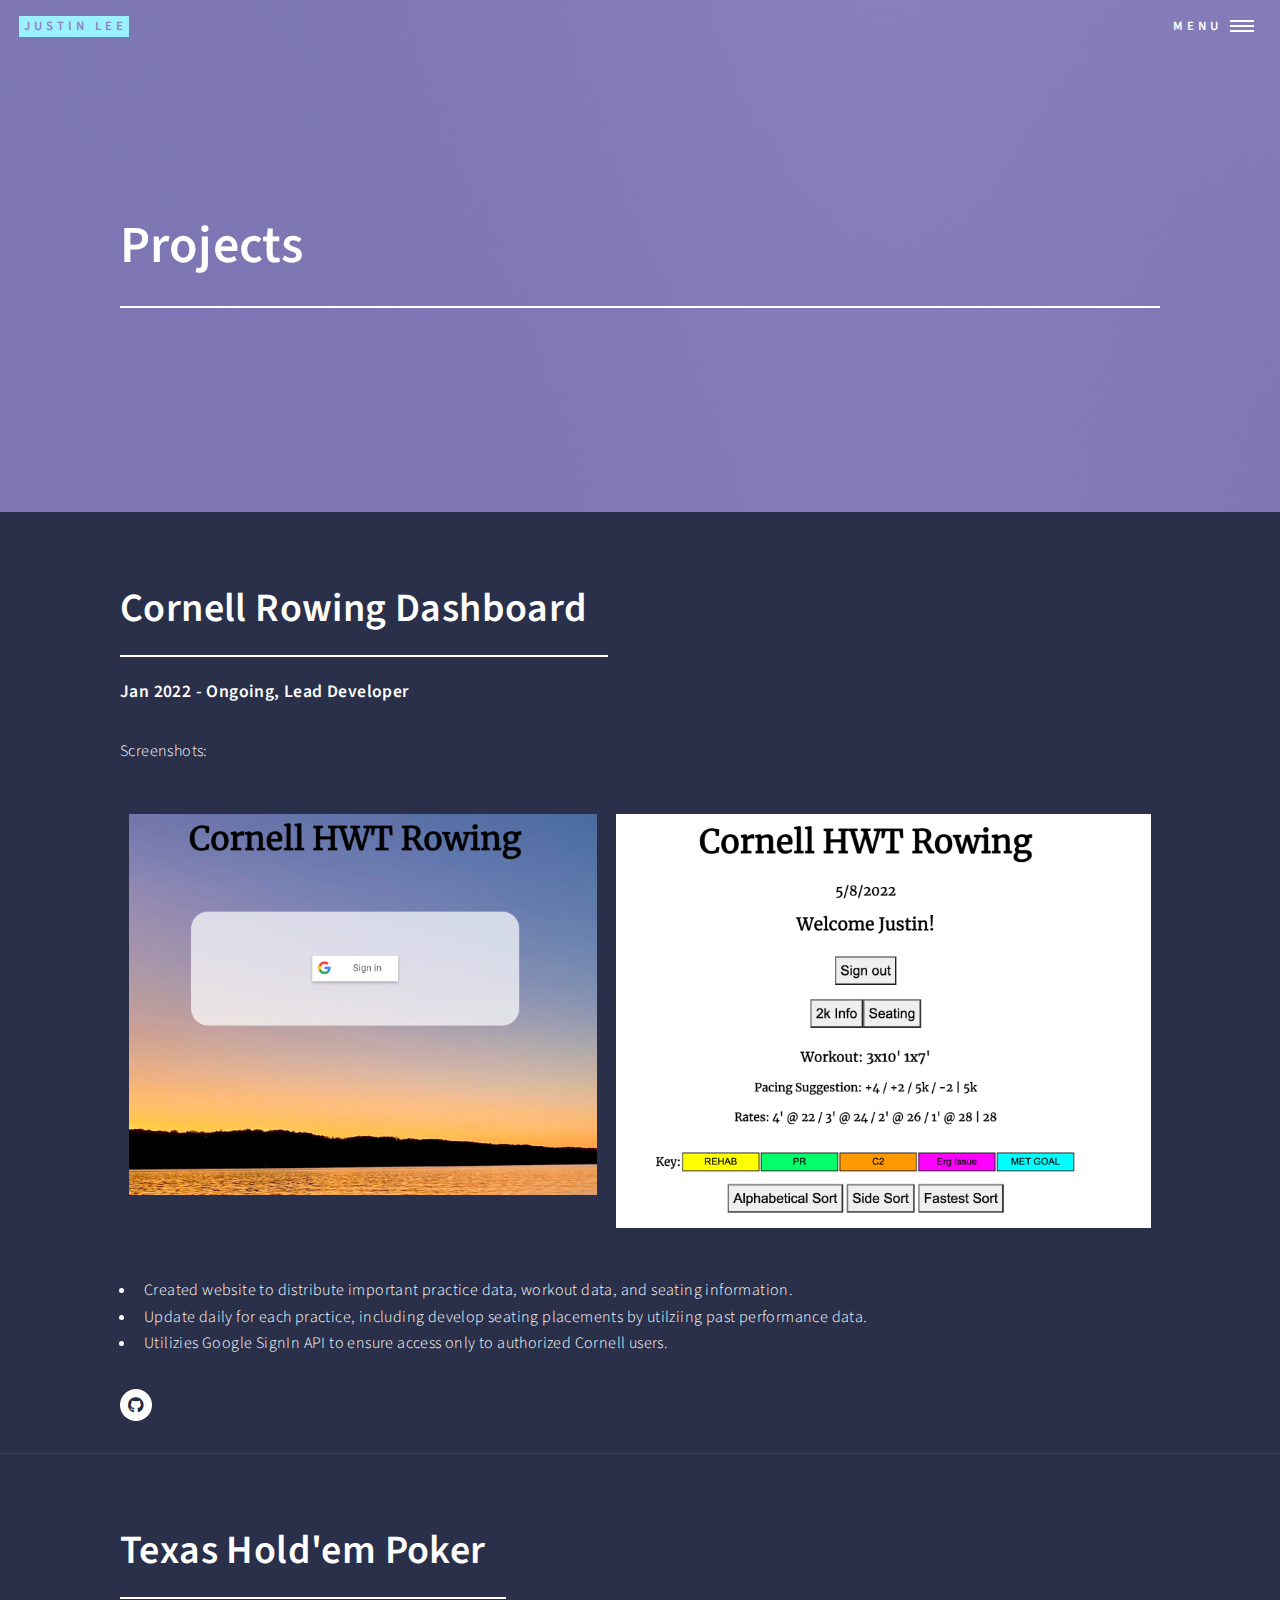
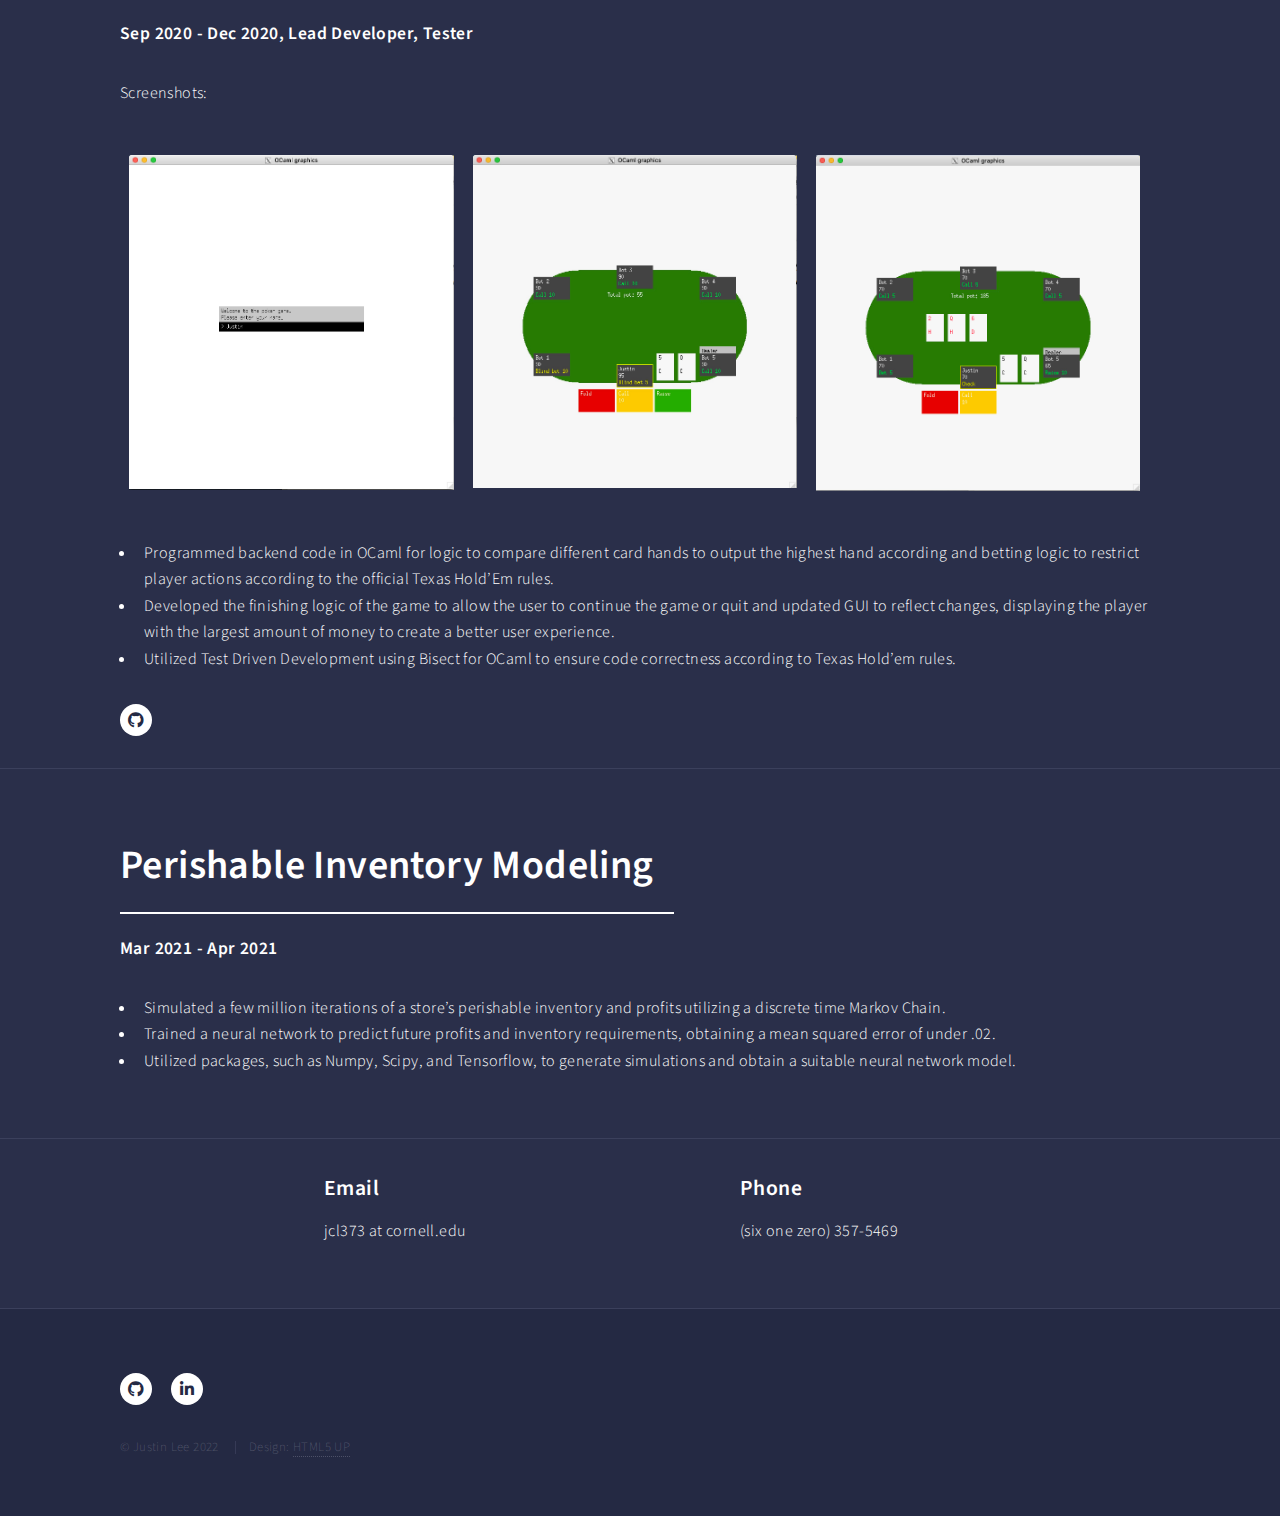
<file: project.html>
<!DOCTYPE HTML>
<!--
	Forty by HTML5 UP
	html5up.net | @ajlkn
	Free for personal and commercial use under the CCA 3.0 license (html5up.net/license)
-->
<html>

<head>
	<title>Justin Lee - Projects</title>
	<meta charset="utf-8" />
	<meta name="viewport" content="width=device-width, initial-scale=1, user-scalable=no" />
	<link rel="stylesheet" href="assets/css/main.css" />
	<noscript>
		<link rel="stylesheet" href="assets/css/noscript.css" />
	</noscript>
</head>

<body class="is-preload">

	<!-- Wrapper -->
	<div id="wrapper">

		<!-- Header -->
		<!-- Note: The "styleN" class below should match that of the banner element. -->
		<header id="header" class="alt style2">
			<a href="index.html" class="logo"><strong>Justin Lee</strong> </a>
			<nav>
				<a href="#menu">Menu</a>
			</nav>
		</header>

		<!-- Menu -->
		<nav id="menu">
			<ul class="links">
						<li><a href="index.html">Home</a></li>
						<li><a href="landing.html">Experience</a></li>
						<li><a href="project.html">Projects</a></li>
						<li><a href="generic.html">About Me</a></li>
						<li><a href="resume.pdf">Resume</a></li>
			</ul>
		</nav>

		<!-- Banner -->
		<!-- Note: The "styleN" class below should match that of the header element. -->
		<section id="banner" class="style2">
			<div class="inner">
				<span class="image">
					<img src="images/pic07.jpg" alt="" />
				</span>
				<header class="major">
					<h1>Projects</h1>
				</header>
				<div class="content">
					<!-- <p>Lorem ipsum dolor sit amet nullam consequat<br />
						sed veroeros. tempus adipiscing nulla.</p> -->
				</div>
			</div>
		</section>

		<!-- Main -->
		<div id="main">
				<section id="one">
					<div class="inner">
						<header class="major">
							<h1>Cornell Rowing Dashboard</h1>
							<h4>Jan 2022 - Ongoing, Lead Developer</h4>
						</header>
						<p style="margin:0">Screenshots:</hp>
						<div style="display:flex; padding: .5">
							<span class="image main" style="display: block; width:50%; padding: 2.5mm "><img src="images/rowingdash.png" alt="" /></span>
							<span class="image main" style="display: block; width:57%;  padding: 2.5mm ;align-self: center;"><img src="images/rowingdash2.png"alt="" /></span>
						</div>
						
						<!-- <p>Brief Description</p> -->
						<ul>
							<li>Created website to distribute important practice data, workout data, and seating information.</li>
							<li>Update daily for each practice, including develop seating placements by utilziing past performance data.
							</li>
							<li>Utilizies Google SignIn API to ensure access only to authorized Cornell users.</li>
				
						</ul>
						<a href="https://pages.github.coecis.cornell.edu/jcl373/rowdash/" class="icon brands alt fa-github"><span class="label">GitHub</span></a>
				
					</div>
				</section>
			<!-- One -->
			<section id="one">
				<div class="inner">
					<header class="major">
						<h1>Texas Hold'em Poker</h1>
						<h4>Sep 2020 - Dec 2020, Lead Developer, Tester</h4>
					</header>
					<p style="margin:0">Screenshots:</hp>
					<div style="display:flex; padding: .5">
						<span class="image main" style="display: block; width:33%; padding: 2.5mm "><img src="images/loading.jpeg"
								alt="" /></span>
						<span class="image main" style="display: block; width:33%; padding: 2.5mm "><img src="images/start.jpeg"
								alt="" /></span>
						<span class="image main" style="display: block; width:33%; padding: 2.5mm "><img src="images/ingame.jpeg"
								alt="" /></span>
					</div>
					<!-- <p>Brief Description</p> -->
					<ul>
						<li>Programmed backend code in OCaml for logic to compare different card hands to output the highest hand according and
						betting logic to restrict player actions according to the official Texas Hold’Em rules.</li>
						<li>Developed the finishing logic of the game to allow the user to continue the game or quit and updated GUI to reflect
						changes, displaying the player with the largest amount of money to create a better user experience.</li>
						<li>Utilized Test Driven Development using Bisect for OCaml to ensure code correctness according to Texas Hold’em rules.</li>

					</ul>
				<a href="https://github.com/jcl373/3110finalproj-Poker" class="icon brands alt fa-github"><span class="label">GitHub</span></a>

				</div>
			</section>

			<section id="one">
				<div class="inner">
					<header class="major">
						<h1>Perishable Inventory Modeling</h1>
						<h4>Mar 2021 - Apr 2021</h4>
					</header>
					<!-- <span class="image main"><img src="images/pic11.jpg" alt="" /></span> -->
					<!-- <p>Brief Description</p> -->
					<ul>
						<li> Simulated a few million iterations of a store’s perishable inventory and profits utilizing a discrete time Markov
						Chain.</li>
						<li>Trained a neural network to predict future profits and inventory requirements, obtaining a mean squared error of under
						.02.</li>
						<li>Utilized packages, such as Numpy, Scipy, and Tensorflow, to generate simulations and obtain a suitable neural network model. </li>

					</ul>
					<!-- <a href="#" class="icon brands alt fa-github"><span class="label">GitHub</span></a> -->

				</div>
			</section>

			
			<!-- Two -->
			<!-- <section id="two" class="spotlights">
								<section>
									<a href="generic.html" class="image">
										<img src="images/pic08.jpg" alt="" data-position="center center" />
									</a>
									<div class="content">
										<div class="inner">
											<header class="major">
												<h3>Orci maecenas</h3>
											</header>
											<p>Nullam et orci eu lorem consequat tincidunt vivamus et sagittis magna sed nunc rhoncus condimentum sem. In efficitur ligula tate urna. Maecenas massa sed magna lacinia magna pellentesque lorem ipsum dolor. Nullam et orci eu lorem consequat tincidunt. Vivamus et sagittis tempus.</p>
											<ul class="actions">
												<li><a href="generic.html" class="button">Learn more</a></li>
											</ul>
										</div>
									</div>
								</section>
								<section>
									<a href="generic.html" class="image">
										<img src="images/pic09.jpg" alt="" data-position="top center" />
									</a>
									<div class="content">
										<div class="inner">
											<header class="major">
												<h3>Rhoncus magna</h3>
											</header>
											<p>Nullam et orci eu lorem consequat tincidunt vivamus et sagittis magna sed nunc rhoncus condimentum sem. In efficitur ligula tate urna. Maecenas massa sed magna lacinia magna pellentesque lorem ipsum dolor. Nullam et orci eu lorem consequat tincidunt. Vivamus et sagittis tempus.</p>
											<ul class="actions">
												<li><a href="generic.html" class="button">Learn more</a></li>
											</ul>
										</div>
									</div>
								</section>
								<section>
									<a href="generic.html" class="image">
										<img src="images/pic10.jpg" alt="" data-position="25% 25%" />
									</a>
									<div class="content">
										<div class="inner">
											<header class="major">
												<h3>Sed nunc ligula</h3>
											</header>
											<p>Nullam et orci eu lorem consequat tincidunt vivamus et sagittis magna sed nunc rhoncus condimentum sem. In efficitur ligula tate urna. Maecenas massa sed magna lacinia magna pellentesque lorem ipsum dolor. Nullam et orci eu lorem consequat tincidunt. Vivamus et sagittis tempus.</p>
											<ul class="actions">
												<li><a href="generic.html" class="button">Learn more</a></li>
											</ul>
										</div>
									</div>
								</section>
							</section>

						<!-- Three 
							<section id="three">
								<div class="inner">
									<header class="major">
										<h2>Massa libero</h2>
									</header>
									<p>Nullam et orci eu lorem consequat tincidunt vivamus et sagittis libero. Mauris aliquet magna magna sed nunc rhoncus pharetra. Pellentesque condimentum sem. In efficitur ligula tate urna. Maecenas laoreet massa vel lacinia pellentesque lorem ipsum dolor. Nullam et orci eu lorem consequat tincidunt. Vivamus et sagittis libero. Mauris aliquet magna magna sed nunc rhoncus amet pharetra et feugiat tempus.</p>
									<ul class="actions">
										<li><a href="generic.html" class="button next">Get Started</a></li>
									</ul>
								</div>
							</section>

					</div> -->

			<!-- Contact -->
			<section id="contact">
				<div class="inner">
					<!-- <section>
								<form method="post" action="#">
									<div class="fields">
										<div class="field half">
											<label for="name">Name</label>
											<input type="text" name="name" id="name" />
										</div>
										<div class="field half">
											<label for="email">Email</label>
											<input type="text" name="email" id="email" />
										</div>
										<div class="field">
											<label for="message">Message</label>
											<textarea name="message" id="message" rows="6"></textarea>
										</div>
									</div>
									<ul class="actions">
										<li><input type="submit" value="Send Message" class="primary" /></li>
										<li><input type="reset" value="Clear" /></li>
									</ul>
								</form>
							</section> -->
					<section>
						<div class="contact-method">
							<!-- <span class="icon solid alt fa-envelope"></span> -->
							<h3>Email</h3>
							<!-- <a href="#">information@untitled.tld</a> -->
							<p>jcl373 at cornell.edu</p>
						</div>
					</section>
					<section>
						<div class="contact-method">
							<!-- <span class="icon solid alt fa-phone"></span> -->
							<h3>Phone</h3>
						<span>(six one zero) 357-5469</span>
						</div>
					</section>
					<!-- <section>
						<div class="contact-method">
							<!-- <span class="icon solid alt fa-home"></span> 
							<h3>Address</h3>
							<span>1234 Somewhere Road #5432<br />
								Nashville, TN 00000<br />
								United States of America</span>
						</div>
					</section> -->
					<!-- </section> -->
				</div>
			</section>
		</div>
		</section>

		<!-- Footer -->
		<footer id="footer">
			<div class="inner">
				<ul class="icons">
					<!-- <li><a href="#" class="icon brands alt fa-twitter"><span class="label">Twitter</span></a></li>
													<li><a href="#" class="icon brands alt fa-facebook-f"><span class="label">Facebook</span></a></li>
													<li><a href="#" class="icon brands alt fa-instagram"><span class="label">Instagram</span></a></li> -->
					<li><a href="https://github.com/jcl373" class="icon brands alt fa-github"><span class="label">GitHub</span></a></li>
					<li><a href="https://linkedin.com/in/jcl373" class="icon brands alt fa-linkedin-in"><span
								class="label">LinkedIn</span></a></li>
					</ul>
				<ul class="copyright">
					<li>&copy; Justin Lee 2022</li>
					<li>Design: <a href="https://html5up.net">HTML5 UP</a></li>
				</ul>
			</div>
		</footer>

	</div>

	<!-- Scripts -->
	<script src="assets/js/jquery.min.js"></script>
	<script src="assets/js/jquery.scrolly.min.js"></script>
	<script src="assets/js/jquery.scrollex.min.js"></script>
	<script src="assets/js/browser.min.js"></script>
	<script src="assets/js/breakpoints.min.js"></script>
	<script src="assets/js/util.js"></script>
	<script src="assets/js/main.js"></script>

</body>

</html>
</file>
<file: assets/css/noscript.css>
/*
	Forty by HTML5 UP
	html5up.net | @ajlkn
	Free for personal and commercial use under the CCA 3.0 license (html5up.net/license)
*/

/* Banner */

	body.is-preload #banner:after {
		opacity: 0.85;
	}

	body.is-preload #banner > .inner {
		-moz-filter: none;
		-webkit-filter: none;
		-ms-filter: none;
		filter: none;
		-moz-transform: none;
		-webkit-transform: none;
		-ms-transform: none;
		transform: none;
		opacity: 1;
	}
</file>
<file: assets/css/main.css>
@import url(fontawesome-all.min.css);
@import url("https://fonts.googleapis.com/css?family=Source+Sans+Pro:300,300italic,600,600italic");

/*
	Forty by HTML5 UP
	html5up.net | @ajlkn
	Free for personal and commercial use under the CCA 3.0 license (html5up.net/license)
*/

html, body, div, span, applet, object,
iframe, h1, h2, h3, h4, h5, h6, p, blockquote,
pre, a, abbr, acronym, address, big, cite,
code, del, dfn, em, img, ins, kbd, q, s, samp,
small, strike, strong, sub, sup, tt, var, b,
u, i, center, dl, dt, dd, ol, ul, li, fieldset,
form, label, legend, table, caption, tbody,
tfoot, thead, tr, th, td, article, aside,
canvas, details, embed, figure, figcaption,
footer, header, hgroup, menu, nav, output, ruby,
section, summary, time, mark, audio, video {
	margin: 0;
	padding: 0;
	border: 0;
	font-size: 100%;
	font: inherit;
	vertical-align: baseline;}

article, aside, details, figcaption, figure,
footer, header, hgroup, menu, nav, section {
	display: block;}

body {
	line-height: 1;
}

ol, ul {
	list-style: none;
}

blockquote, q {
	quotes: none;
}

	blockquote:before, blockquote:after, q:before, q:after {
		content: '';
		content: none;
	}

table {
	border-collapse: collapse;
	border-spacing: 0;
}

body {
	-webkit-text-size-adjust: none;
}

mark {
	background-color: transparent;
	color: inherit;
}

input::-moz-focus-inner {
	border: 0;
	padding: 0;
}

input, select, textarea {
	-moz-appearance: none;
	-webkit-appearance: none;
	-ms-appearance: none;
	appearance: none;
}

/* Basic */

	@-ms-viewport {
		width: device-width;
	}

	body {
		-ms-overflow-style: scrollbar;
	}

	@media screen and (max-width: 480px) {

		html, body {
			min-width: 320px;
		}

	}

	html {
		box-sizing: border-box;
	}

	*, *:before, *:after {
		box-sizing: inherit;
	}

	body {
		background: #242943;
	}

		body.is-preload *, body.is-preload *:before, body.is-preload *:after {
			-moz-animation: none !important;
			-webkit-animation: none !important;
			-ms-animation: none !important;
			animation: none !important;
			-moz-transition: none !important;
			-webkit-transition: none !important;
			-ms-transition: none !important;
			transition: none !important;
		}

/* Type */

	body, input, select, textarea {
		color: #ffffff;
		font-family: "Source Sans Pro", Helvetica, sans-serif;
		font-size: 17pt;
		font-weight: 300;
		letter-spacing: 0.025em;
		line-height: 1.65;
	}

		@media screen and (max-width: 1680px) {

			body, input, select, textarea {
				font-size: 14pt;
			}

		}

		@media screen and (max-width: 1280px) {

			body, input, select, textarea {
				font-size: 12pt;
			}

		}

		@media screen and (max-width: 360px) {

			body, input, select, textarea {
				font-size: 11pt;
			}

		}

	a {
		-moz-transition: color 0.2s ease-in-out, border-bottom-color 0.2s ease-in-out;
		-webkit-transition: color 0.2s ease-in-out, border-bottom-color 0.2s ease-in-out;
		-ms-transition: color 0.2s ease-in-out, border-bottom-color 0.2s ease-in-out;
		transition: color 0.2s ease-in-out, border-bottom-color 0.2s ease-in-out;
		border-bottom: dotted 1px;
		color: inherit;
		text-decoration: none;
	}

		a:hover {
			border-bottom-color: transparent;
			color: #9bf1ff !important;
		}

		a:active {
			color: #53e3fb !important;
		}

	strong, b {
		color: #ffffff;
		font-weight: 600;
	}

	em, i {
		font-style: italic;
	}

	p {
		margin: 0 0 2em 0;
	}

	h1, h2, h3, h4, h5, h6 {
		color: #ffffff;
		font-weight: 600;
		line-height: 1.65;
		margin: 0 0 1em 0;
	}

		h1 a, h2 a, h3 a, h4 a, h5 a, h6 a {
			color: inherit;
			border-bottom: 0;
		}

	h1 {
		font-size: 2.5em;
	}

	h2 {
		font-size: 1.75em;
	}

	h3 {
		font-size: 1.35em;
	}

	h4 {
		font-size: 1.1em;
	}

	h5 {
		font-size: 0.9em;
	}

	h6 {
		font-size: 0.7em;
	}

	@media screen and (max-width: 736px) {

		h1 {
			font-size: 2em;
		}

		h2 {
			font-size: 1.5em;
		}

		h3 {
			font-size: 1.25em;
		}

	}

	sub {
		font-size: 0.8em;
		position: relative;
		top: 0.5em;
	}

	sup {
		font-size: 0.8em;
		position: relative;
		top: -0.5em;
	}

	blockquote {
		border-left: solid 4px rgba(212, 212, 255, 0.1);
		font-style: italic;
		margin: 0 0 2em 0;
		padding: 0.5em 0 0.5em 2em;
	}

	code {
		background: rgba(212, 212, 255, 0.035);
		font-family: "Courier New", monospace;
		font-size: 0.9em;
		margin: 0 0.25em;
		padding: 0.25em 0.65em;
	}

	pre {
		-webkit-overflow-scrolling: touch;
		font-family: "Courier New", monospace;
		font-size: 0.9em;
		margin: 0 0 2em 0;
	}

		pre code {
			display: block;
			line-height: 1.75;
			padding: 1em 1.5em;
			overflow-x: auto;
		}

	hr {
		border: 0;
		border-bottom: solid 1px rgba(212, 212, 255, 0.1);
		margin: 2em 0;
	}

		hr.major {
			margin: 3em 0;
		}

	.align-left {
		text-align: left;
	}

	.align-center {
		text-align: center;
	}

	.align-right {
		text-align: right;
	}

/* Row */

	.row {
		display: flex;
		flex-wrap: wrap;
		box-sizing: border-box;
		align-items: stretch;
	}

		.row > * {
			box-sizing: border-box;
		}

		.row.gtr-uniform > * > :last-child {
			margin-bottom: 0;
		}

		.row.aln-left {
			justify-content: flex-start;
		}

		.row.aln-center {
			justify-content: center;
		}

		.row.aln-right {
			justify-content: flex-end;
		}

		.row.aln-top {
			align-items: flex-start;
		}

		.row.aln-middle {
			align-items: center;
		}

		.row.aln-bottom {
			align-items: flex-end;
		}

		.row > .imp {
			order: -1;
		}

		.row > .col-1 {
			width: 8.33333%;
		}

		.row > .off-1 {
			margin-left: 8.33333%;
		}

		.row > .col-2 {
			width: 16.66667%;
		}

		.row > .off-2 {
			margin-left: 16.66667%;
		}

		.row > .col-3 {
			width: 25%;
		}

		.row > .off-3 {
			margin-left: 25%;
		}

		.row > .col-4 {
			width: 33.33333%;
		}

		.row > .off-4 {
			margin-left: 33.33333%;
		}

		.row > .col-5 {
			width: 41.66667%;
		}

		.row > .off-5 {
			margin-left: 41.66667%;
		}

		.row > .col-6 {
			width: 50%;
		}

		.row > .off-6 {
			margin-left: 50%;
		}

		.row > .col-7 {
			width: 58.33333%;
		}

		.row > .off-7 {
			margin-left: 58.33333%;
		}

		.row > .col-8 {
			width: 66.66667%;
		}

		.row > .off-8 {
			margin-left: 66.66667%;
		}

		.row > .col-9 {
			width: 75%;
		}

		.row > .off-9 {
			margin-left: 75%;
		}

		.row > .col-10 {
			width: 83.33333%;
		}

		.row > .off-10 {
			margin-left: 83.33333%;
		}

		.row > .col-11 {
			width: 91.66667%;
		}

		.row > .off-11 {
			margin-left: 91.66667%;
		}

		.row > .col-12 {
			width: 100%;
		}

		.row > .off-12 {
			margin-left: 100%;
		}

		.row.gtr-0 {
			margin-top: 0;
			margin-left: 0em;
		}

			.row.gtr-0 > * {
				padding: 0 0 0 0em;
			}

			.row.gtr-0.gtr-uniform {
				margin-top: 0em;
			}

				.row.gtr-0.gtr-uniform > * {
					padding-top: 0em;
				}

		.row.gtr-25 {
			margin-top: 0;
			margin-left: -0.5em;
		}

			.row.gtr-25 > * {
				padding: 0 0 0 0.5em;
			}

			.row.gtr-25.gtr-uniform {
				margin-top: -0.5em;
			}

				.row.gtr-25.gtr-uniform > * {
					padding-top: 0.5em;
				}

		.row.gtr-50 {
			margin-top: 0;
			margin-left: -1em;
		}

			.row.gtr-50 > * {
				padding: 0 0 0 1em;
			}

			.row.gtr-50.gtr-uniform {
				margin-top: -1em;
			}

				.row.gtr-50.gtr-uniform > * {
					padding-top: 1em;
				}

		.row {
			margin-top: 0;
			margin-left: -2em;
		}

			.row > * {
				padding: 0 0 0 2em;
			}

			.row.gtr-uniform {
				margin-top: -2em;
			}

				.row.gtr-uniform > * {
					padding-top: 2em;
				}

		.row.gtr-150 {
			margin-top: 0;
			margin-left: -3em;
		}

			.row.gtr-150 > * {
				padding: 0 0 0 3em;
			}

			.row.gtr-150.gtr-uniform {
				margin-top: -3em;
			}

				.row.gtr-150.gtr-uniform > * {
					padding-top: 3em;
				}

		.row.gtr-200 {
			margin-top: 0;
			margin-left: -4em;
		}

			.row.gtr-200 > * {
				padding: 0 0 0 4em;
			}

			.row.gtr-200.gtr-uniform {
				margin-top: -4em;
			}

				.row.gtr-200.gtr-uniform > * {
					padding-top: 4em;
				}

		@media screen and (max-width: 1680px) {

			.row {
				display: flex;
				flex-wrap: wrap;
				box-sizing: border-box;
				align-items: stretch;
			}

				.row > * {
					box-sizing: border-box;
				}

				.row.gtr-uniform > * > :last-child {
					margin-bottom: 0;
				}

				.row.aln-left {
					justify-content: flex-start;
				}

				.row.aln-center {
					justify-content: center;
				}

				.row.aln-right {
					justify-content: flex-end;
				}

				.row.aln-top {
					align-items: flex-start;
				}

				.row.aln-middle {
					align-items: center;
				}

				.row.aln-bottom {
					align-items: flex-end;
				}

				.row > .imp-xlarge {
					order: -1;
				}

				.row > .col-1-xlarge {
					width: 8.33333%;
				}

				.row > .off-1-xlarge {
					margin-left: 8.33333%;
				}

				.row > .col-2-xlarge {
					width: 16.66667%;
				}

				.row > .off-2-xlarge {
					margin-left: 16.66667%;
				}

				.row > .col-3-xlarge {
					width: 25%;
				}

				.row > .off-3-xlarge {
					margin-left: 25%;
				}

				.row > .col-4-xlarge {
					width: 33.33333%;
				}

				.row > .off-4-xlarge {
					margin-left: 33.33333%;
				}

				.row > .col-5-xlarge {
					width: 41.66667%;
				}

				.row > .off-5-xlarge {
					margin-left: 41.66667%;
				}

				.row > .col-6-xlarge {
					width: 50%;
				}

				.row > .off-6-xlarge {
					margin-left: 50%;
				}

				.row > .col-7-xlarge {
					width: 58.33333%;
				}

				.row > .off-7-xlarge {
					margin-left: 58.33333%;
				}

				.row > .col-8-xlarge {
					width: 66.66667%;
				}

				.row > .off-8-xlarge {
					margin-left: 66.66667%;
				}

				.row > .col-9-xlarge {
					width: 75%;
				}

				.row > .off-9-xlarge {
					margin-left: 75%;
				}

				.row > .col-10-xlarge {
					width: 83.33333%;
				}

				.row > .off-10-xlarge {
					margin-left: 83.33333%;
				}

				.row > .col-11-xlarge {
					width: 91.66667%;
				}

				.row > .off-11-xlarge {
					margin-left: 91.66667%;
				}

				.row > .col-12-xlarge {
					width: 100%;
				}

				.row > .off-12-xlarge {
					margin-left: 100%;
				}

				.row.gtr-0 {
					margin-top: 0;
					margin-left: 0em;
				}

					.row.gtr-0 > * {
						padding: 0 0 0 0em;
					}

					.row.gtr-0.gtr-uniform {
						margin-top: 0em;
					}

						.row.gtr-0.gtr-uniform > * {
							padding-top: 0em;
						}

				.row.gtr-25 {
					margin-top: 0;
					margin-left: -0.5em;
				}

					.row.gtr-25 > * {
						padding: 0 0 0 0.5em;
					}

					.row.gtr-25.gtr-uniform {
						margin-top: -0.5em;
					}

						.row.gtr-25.gtr-uniform > * {
							padding-top: 0.5em;
						}

				.row.gtr-50 {
					margin-top: 0;
					margin-left: -1em;
				}

					.row.gtr-50 > * {
						padding: 0 0 0 1em;
					}

					.row.gtr-50.gtr-uniform {
						margin-top: -1em;
					}

						.row.gtr-50.gtr-uniform > * {
							padding-top: 1em;
						}

				.row {
					margin-top: 0;
					margin-left: -2em;
				}

					.row > * {
						padding: 0 0 0 2em;
					}

					.row.gtr-uniform {
						margin-top: -2em;
					}

						.row.gtr-uniform > * {
							padding-top: 2em;
						}

				.row.gtr-150 {
					margin-top: 0;
					margin-left: -3em;
				}

					.row.gtr-150 > * {
						padding: 0 0 0 3em;
					}

					.row.gtr-150.gtr-uniform {
						margin-top: -3em;
					}

						.row.gtr-150.gtr-uniform > * {
							padding-top: 3em;
						}

				.row.gtr-200 {
					margin-top: 0;
					margin-left: -4em;
				}

					.row.gtr-200 > * {
						padding: 0 0 0 4em;
					}

					.row.gtr-200.gtr-uniform {
						margin-top: -4em;
					}

						.row.gtr-200.gtr-uniform > * {
							padding-top: 4em;
						}

		}

		@media screen and (max-width: 1280px) {

			.row {
				display: flex;
				flex-wrap: wrap;
				box-sizing: border-box;
				align-items: stretch;
			}

				.row > * {
					box-sizing: border-box;
				}

				.row.gtr-uniform > * > :last-child {
					margin-bottom: 0;
				}

				.row.aln-left {
					justify-content: flex-start;
				}

				.row.aln-center {
					justify-content: center;
				}

				.row.aln-right {
					justify-content: flex-end;
				}

				.row.aln-top {
					align-items: flex-start;
				}

				.row.aln-middle {
					align-items: center;
				}

				.row.aln-bottom {
					align-items: flex-end;
				}

				.row > .imp-large {
					order: -1;
				}

				.row > .col-1-large {
					width: 8.33333%;
				}

				.row > .off-1-large {
					margin-left: 8.33333%;
				}

				.row > .col-2-large {
					width: 16.66667%;
				}

				.row > .off-2-large {
					margin-left: 16.66667%;
				}

				.row > .col-3-large {
					width: 25%;
				}

				.row > .off-3-large {
					margin-left: 25%;
				}

				.row > .col-4-large {
					width: 33.33333%;
				}

				.row > .off-4-large {
					margin-left: 33.33333%;
				}

				.row > .col-5-large {
					width: 41.66667%;
				}

				.row > .off-5-large {
					margin-left: 41.66667%;
				}

				.row > .col-6-large {
					width: 50%;
				}

				.row > .off-6-large {
					margin-left: 50%;
				}

				.row > .col-7-large {
					width: 58.33333%;
				}

				.row > .off-7-large {
					margin-left: 58.33333%;
				}

				.row > .col-8-large {
					width: 66.66667%;
				}

				.row > .off-8-large {
					margin-left: 66.66667%;
				}

				.row > .col-9-large {
					width: 75%;
				}

				.row > .off-9-large {
					margin-left: 75%;
				}

				.row > .col-10-large {
					width: 83.33333%;
				}

				.row > .off-10-large {
					margin-left: 83.33333%;
				}

				.row > .col-11-large {
					width: 91.66667%;
				}

				.row > .off-11-large {
					margin-left: 91.66667%;
				}

				.row > .col-12-large {
					width: 100%;
				}

				.row > .off-12-large {
					margin-left: 100%;
				}

				.row.gtr-0 {
					margin-top: 0;
					margin-left: 0em;
				}

					.row.gtr-0 > * {
						padding: 0 0 0 0em;
					}

					.row.gtr-0.gtr-uniform {
						margin-top: 0em;
					}

						.row.gtr-0.gtr-uniform > * {
							padding-top: 0em;
						}

				.row.gtr-25 {
					margin-top: 0;
					margin-left: -0.375em;
				}

					.row.gtr-25 > * {
						padding: 0 0 0 0.375em;
					}

					.row.gtr-25.gtr-uniform {
						margin-top: -0.375em;
					}

						.row.gtr-25.gtr-uniform > * {
							padding-top: 0.375em;
						}

				.row.gtr-50 {
					margin-top: 0;
					margin-left: -0.75em;
				}

					.row.gtr-50 > * {
						padding: 0 0 0 0.75em;
					}

					.row.gtr-50.gtr-uniform {
						margin-top: -0.75em;
					}

						.row.gtr-50.gtr-uniform > * {
							padding-top: 0.75em;
						}

				.row {
					margin-top: 0;
					margin-left: -1.5em;
				}

					.row > * {
						padding: 0 0 0 1.5em;
					}

					.row.gtr-uniform {
						margin-top: -1.5em;
					}

						.row.gtr-uniform > * {
							padding-top: 1.5em;
						}

				.row.gtr-150 {
					margin-top: 0;
					margin-left: -2.25em;
				}

					.row.gtr-150 > * {
						padding: 0 0 0 2.25em;
					}

					.row.gtr-150.gtr-uniform {
						margin-top: -2.25em;
					}

						.row.gtr-150.gtr-uniform > * {
							padding-top: 2.25em;
						}

				.row.gtr-200 {
					margin-top: 0;
					margin-left: -3em;
				}

					.row.gtr-200 > * {
						padding: 0 0 0 3em;
					}

					.row.gtr-200.gtr-uniform {
						margin-top: -3em;
					}

						.row.gtr-200.gtr-uniform > * {
							padding-top: 3em;
						}

		}

		@media screen and (max-width: 980px) {

			.row {
				display: flex;
				flex-wrap: wrap;
				box-sizing: border-box;
				align-items: stretch;
			}

				.row > * {
					box-sizing: border-box;
				}

				.row.gtr-uniform > * > :last-child {
					margin-bottom: 0;
				}

				.row.aln-left {
					justify-content: flex-start;
				}

				.row.aln-center {
					justify-content: center;
				}

				.row.aln-right {
					justify-content: flex-end;
				}

				.row.aln-top {
					align-items: flex-start;
				}

				.row.aln-middle {
					align-items: center;
				}

				.row.aln-bottom {
					align-items: flex-end;
				}

				.row > .imp-medium {
					order: -1;
				}

				.row > .col-1-medium {
					width: 8.33333%;
				}

				.row > .off-1-medium {
					margin-left: 8.33333%;
				}

				.row > .col-2-medium {
					width: 16.66667%;
				}

				.row > .off-2-medium {
					margin-left: 16.66667%;
				}

				.row > .col-3-medium {
					width: 25%;
				}

				.row > .off-3-medium {
					margin-left: 25%;
				}

				.row > .col-4-medium {
					width: 33.33333%;
				}

				.row > .off-4-medium {
					margin-left: 33.33333%;
				}

				.row > .col-5-medium {
					width: 41.66667%;
				}

				.row > .off-5-medium {
					margin-left: 41.66667%;
				}

				.row > .col-6-medium {
					width: 50%;
				}

				.row > .off-6-medium {
					margin-left: 50%;
				}

				.row > .col-7-medium {
					width: 58.33333%;
				}

				.row > .off-7-medium {
					margin-left: 58.33333%;
				}

				.row > .col-8-medium {
					width: 66.66667%;
				}

				.row > .off-8-medium {
					margin-left: 66.66667%;
				}

				.row > .col-9-medium {
					width: 75%;
				}

				.row > .off-9-medium {
					margin-left: 75%;
				}

				.row > .col-10-medium {
					width: 83.33333%;
				}

				.row > .off-10-medium {
					margin-left: 83.33333%;
				}

				.row > .col-11-medium {
					width: 91.66667%;
				}

				.row > .off-11-medium {
					margin-left: 91.66667%;
				}

				.row > .col-12-medium {
					width: 100%;
				}

				.row > .off-12-medium {
					margin-left: 100%;
				}

				.row.gtr-0 {
					margin-top: 0;
					margin-left: 0em;
				}

					.row.gtr-0 > * {
						padding: 0 0 0 0em;
					}

					.row.gtr-0.gtr-uniform {
						margin-top: 0em;
					}

						.row.gtr-0.gtr-uniform > * {
							padding-top: 0em;
						}

				.row.gtr-25 {
					margin-top: 0;
					margin-left: -0.375em;
				}

					.row.gtr-25 > * {
						padding: 0 0 0 0.375em;
					}

					.row.gtr-25.gtr-uniform {
						margin-top: -0.375em;
					}

						.row.gtr-25.gtr-uniform > * {
							padding-top: 0.375em;
						}

				.row.gtr-50 {
					margin-top: 0;
					margin-left: -0.75em;
				}

					.row.gtr-50 > * {
						padding: 0 0 0 0.75em;
					}

					.row.gtr-50.gtr-uniform {
						margin-top: -0.75em;
					}

						.row.gtr-50.gtr-uniform > * {
							padding-top: 0.75em;
						}

				.row {
					margin-top: 0;
					margin-left: -1.5em;
				}

					.row > * {
						padding: 0 0 0 1.5em;
					}

					.row.gtr-uniform {
						margin-top: -1.5em;
					}

						.row.gtr-uniform > * {
							padding-top: 1.5em;
						}

				.row.gtr-150 {
					margin-top: 0;
					margin-left: -2.25em;
				}

					.row.gtr-150 > * {
						padding: 0 0 0 2.25em;
					}

					.row.gtr-150.gtr-uniform {
						margin-top: -2.25em;
					}

						.row.gtr-150.gtr-uniform > * {
							padding-top: 2.25em;
						}

				.row.gtr-200 {
					margin-top: 0;
					margin-left: -3em;
				}

					.row.gtr-200 > * {
						padding: 0 0 0 3em;
					}

					.row.gtr-200.gtr-uniform {
						margin-top: -3em;
					}

						.row.gtr-200.gtr-uniform > * {
							padding-top: 3em;
						}

		}

		@media screen and (max-width: 736px) {

			.row {
				display: flex;
				flex-wrap: wrap;
				box-sizing: border-box;
				align-items: stretch;
			}

				.row > * {
					box-sizing: border-box;
				}

				.row.gtr-uniform > * > :last-child {
					margin-bottom: 0;
				}

				.row.aln-left {
					justify-content: flex-start;
				}

				.row.aln-center {
					justify-content: center;
				}

				.row.aln-right {
					justify-content: flex-end;
				}

				.row.aln-top {
					align-items: flex-start;
				}

				.row.aln-middle {
					align-items: center;
				}

				.row.aln-bottom {
					align-items: flex-end;
				}

				.row > .imp-small {
					order: -1;
				}

				.row > .col-1-small {
					width: 8.33333%;
				}

				.row > .off-1-small {
					margin-left: 8.33333%;
				}

				.row > .col-2-small {
					width: 16.66667%;
				}

				.row > .off-2-small {
					margin-left: 16.66667%;
				}

				.row > .col-3-small {
					width: 25%;
				}

				.row > .off-3-small {
					margin-left: 25%;
				}

				.row > .col-4-small {
					width: 33.33333%;
				}

				.row > .off-4-small {
					margin-left: 33.33333%;
				}

				.row > .col-5-small {
					width: 41.66667%;
				}

				.row > .off-5-small {
					margin-left: 41.66667%;
				}

				.row > .col-6-small {
					width: 50%;
				}

				.row > .off-6-small {
					margin-left: 50%;
				}

				.row > .col-7-small {
					width: 58.33333%;
				}

				.row > .off-7-small {
					margin-left: 58.33333%;
				}

				.row > .col-8-small {
					width: 66.66667%;
				}

				.row > .off-8-small {
					margin-left: 66.66667%;
				}

				.row > .col-9-small {
					width: 75%;
				}

				.row > .off-9-small {
					margin-left: 75%;
				}

				.row > .col-10-small {
					width: 83.33333%;
				}

				.row > .off-10-small {
					margin-left: 83.33333%;
				}

				.row > .col-11-small {
					width: 91.66667%;
				}

				.row > .off-11-small {
					margin-left: 91.66667%;
				}

				.row > .col-12-small {
					width: 100%;
				}

				.row > .off-12-small {
					margin-left: 100%;
				}

				.row.gtr-0 {
					margin-top: 0;
					margin-left: 0em;
				}

					.row.gtr-0 > * {
						padding: 0 0 0 0em;
					}

					.row.gtr-0.gtr-uniform {
						margin-top: 0em;
					}

						.row.gtr-0.gtr-uniform > * {
							padding-top: 0em;
						}

				.row.gtr-25 {
					margin-top: 0;
					margin-left: -0.3125em;
				}

					.row.gtr-25 > * {
						padding: 0 0 0 0.3125em;
					}

					.row.gtr-25.gtr-uniform {
						margin-top: -0.3125em;
					}

						.row.gtr-25.gtr-uniform > * {
							padding-top: 0.3125em;
						}

				.row.gtr-50 {
					margin-top: 0;
					margin-left: -0.625em;
				}

					.row.gtr-50 > * {
						padding: 0 0 0 0.625em;
					}

					.row.gtr-50.gtr-uniform {
						margin-top: -0.625em;
					}

						.row.gtr-50.gtr-uniform > * {
							padding-top: 0.625em;
						}

				.row {
					margin-top: 0;
					margin-left: -1.25em;
				}

					.row > * {
						padding: 0 0 0 1.25em;
					}

					.row.gtr-uniform {
						margin-top: -1.25em;
					}

						.row.gtr-uniform > * {
							padding-top: 1.25em;
						}

				.row.gtr-150 {
					margin-top: 0;
					margin-left: -1.875em;
				}

					.row.gtr-150 > * {
						padding: 0 0 0 1.875em;
					}

					.row.gtr-150.gtr-uniform {
						margin-top: -1.875em;
					}

						.row.gtr-150.gtr-uniform > * {
							padding-top: 1.875em;
						}

				.row.gtr-200 {
					margin-top: 0;
					margin-left: -2.5em;
				}

					.row.gtr-200 > * {
						padding: 0 0 0 2.5em;
					}

					.row.gtr-200.gtr-uniform {
						margin-top: -2.5em;
					}

						.row.gtr-200.gtr-uniform > * {
							padding-top: 2.5em;
						}

		}

		@media screen and (max-width: 480px) {

			.row {
				display: flex;
				flex-wrap: wrap;
				box-sizing: border-box;
				align-items: stretch;
			}

				.row > * {
					box-sizing: border-box;
				}

				.row.gtr-uniform > * > :last-child {
					margin-bottom: 0;
				}

				.row.aln-left {
					justify-content: flex-start;
				}

				.row.aln-center {
					justify-content: center;
				}

				.row.aln-right {
					justify-content: flex-end;
				}

				.row.aln-top {
					align-items: flex-start;
				}

				.row.aln-middle {
					align-items: center;
				}

				.row.aln-bottom {
					align-items: flex-end;
				}

				.row > .imp-xsmall {
					order: -1;
				}

				.row > .col-1-xsmall {
					width: 8.33333%;
				}

				.row > .off-1-xsmall {
					margin-left: 8.33333%;
				}

				.row > .col-2-xsmall {
					width: 16.66667%;
				}

				.row > .off-2-xsmall {
					margin-left: 16.66667%;
				}

				.row > .col-3-xsmall {
					width: 25%;
				}

				.row > .off-3-xsmall {
					margin-left: 25%;
				}

				.row > .col-4-xsmall {
					width: 33.33333%;
				}

				.row > .off-4-xsmall {
					margin-left: 33.33333%;
				}

				.row > .col-5-xsmall {
					width: 41.66667%;
				}

				.row > .off-5-xsmall {
					margin-left: 41.66667%;
				}

				.row > .col-6-xsmall {
					width: 50%;
				}

				.row > .off-6-xsmall {
					margin-left: 50%;
				}

				.row > .col-7-xsmall {
					width: 58.33333%;
				}

				.row > .off-7-xsmall {
					margin-left: 58.33333%;
				}

				.row > .col-8-xsmall {
					width: 66.66667%;
				}

				.row > .off-8-xsmall {
					margin-left: 66.66667%;
				}

				.row > .col-9-xsmall {
					width: 75%;
				}

				.row > .off-9-xsmall {
					margin-left: 75%;
				}

				.row > .col-10-xsmall {
					width: 83.33333%;
				}

				.row > .off-10-xsmall {
					margin-left: 83.33333%;
				}

				.row > .col-11-xsmall {
					width: 91.66667%;
				}

				.row > .off-11-xsmall {
					margin-left: 91.66667%;
				}

				.row > .col-12-xsmall {
					width: 100%;
				}

				.row > .off-12-xsmall {
					margin-left: 100%;
				}

				.row.gtr-0 {
					margin-top: 0;
					margin-left: 0em;
				}

					.row.gtr-0 > * {
						padding: 0 0 0 0em;
					}

					.row.gtr-0.gtr-uniform {
						margin-top: 0em;
					}

						.row.gtr-0.gtr-uniform > * {
							padding-top: 0em;
						}

				.row.gtr-25 {
					margin-top: 0;
					margin-left: -0.3125em;
				}

					.row.gtr-25 > * {
						padding: 0 0 0 0.3125em;
					}

					.row.gtr-25.gtr-uniform {
						margin-top: -0.3125em;
					}

						.row.gtr-25.gtr-uniform > * {
							padding-top: 0.3125em;
						}

				.row.gtr-50 {
					margin-top: 0;
					margin-left: -0.625em;
				}

					.row.gtr-50 > * {
						padding: 0 0 0 0.625em;
					}

					.row.gtr-50.gtr-uniform {
						margin-top: -0.625em;
					}

						.row.gtr-50.gtr-uniform > * {
							padding-top: 0.625em;
						}

				.row {
					margin-top: 0;
					margin-left: -1.25em;
				}

					.row > * {
						padding: 0 0 0 1.25em;
					}

					.row.gtr-uniform {
						margin-top: -1.25em;
					}

						.row.gtr-uniform > * {
							padding-top: 1.25em;
						}

				.row.gtr-150 {
					margin-top: 0;
					margin-left: -1.875em;
				}

					.row.gtr-150 > * {
						padding: 0 0 0 1.875em;
					}

					.row.gtr-150.gtr-uniform {
						margin-top: -1.875em;
					}

						.row.gtr-150.gtr-uniform > * {
							padding-top: 1.875em;
						}

				.row.gtr-200 {
					margin-top: 0;
					margin-left: -2.5em;
				}

					.row.gtr-200 > * {
						padding: 0 0 0 2.5em;
					}

					.row.gtr-200.gtr-uniform {
						margin-top: -2.5em;
					}

						.row.gtr-200.gtr-uniform > * {
							padding-top: 2.5em;
						}

		}

/* Section/Article */

	section.special, article.special {
		text-align: center;
	}

	header.major {
		width: -moz-max-content;
		width: -webkit-max-content;
		width: -ms-max-content;
		width: max-content;
		margin-bottom: 2em;
	}

		header.major > :first-child {
			margin-bottom: 0;
			width: calc(100% + 0.5em);
		}

			header.major > :first-child:after {
				content: '';
				background-color: #ffffff;
				display: block;
				height: 2px;
				margin: 0.325em 0 0.5em 0;
				width: 100%;
			}

		header.major > p {
			font-size: 0.7em;
			font-weight: 600;
			letter-spacing: 0.25em;
			margin-bottom: 0;
			text-transform: uppercase;
		}

		body.is-ie header.major > :first-child:after {
			max-width: 9em;
		}

		body.is-ie header.major > h1:after {
			max-width: 100% !important;
		}

	@media screen and (max-width: 736px) {

		header.major > p br {
			display: none;
		}

	}

/* Form */

	form {
		margin: 0 0 2em 0;
	}

		form > :last-child {
			margin-bottom: 0;
		}

		form > .fields {
			display: -moz-flex;
			display: -webkit-flex;
			display: -ms-flex;
			display: flex;
			-moz-flex-wrap: wrap;
			-webkit-flex-wrap: wrap;
			-ms-flex-wrap: wrap;
			flex-wrap: wrap;
			width: calc(100% + 3em);
			margin: -1.5em 0 2em -1.5em;
		}

			form > .fields > .field {
				-moz-flex-grow: 0;
				-webkit-flex-grow: 0;
				-ms-flex-grow: 0;
				flex-grow: 0;
				-moz-flex-shrink: 0;
				-webkit-flex-shrink: 0;
				-ms-flex-shrink: 0;
				flex-shrink: 0;
				padding: 1.5em 0 0 1.5em;
				width: calc(100% - 1.5em);
			}

				form > .fields > .field.half {
					width: calc(50% - 0.75em);
				}

				form > .fields > .field.third {
					width: calc(100%/3 - 0.5em);
				}

				form > .fields > .field.quarter {
					width: calc(25% - 0.375em);
				}

		@media screen and (max-width: 480px) {

			form > .fields {
				width: calc(100% + 3em);
				margin: -1.5em 0 2em -1.5em;
			}

				form > .fields > .field {
					padding: 1.5em 0 0 1.5em;
					width: calc(100% - 1.5em);
				}

					form > .fields > .field.half {
						width: calc(100% - 1.5em);
					}

					form > .fields > .field.third {
						width: calc(100% - 1.5em);
					}

					form > .fields > .field.quarter {
						width: calc(100% - 1.5em);
					}

		}

	label {
		color: #ffffff;
		display: block;
		font-size: 0.8em;
		font-weight: 600;
		letter-spacing: 0.25em;
		margin: 0 0 1em 0;
		text-transform: uppercase;
	}

	input[type="text"],
	input[type="password"],
	input[type="email"],
	input[type="tel"],
	input[type="search"],
	input[type="url"],
	select,
	textarea {
		-moz-appearance: none;
		-webkit-appearance: none;
		-ms-appearance: none;
		appearance: none;
		background: rgba(212, 212, 255, 0.035);
		border: none;
		border-radius: 0;
		color: inherit;
		display: block;
		outline: 0;
		padding: 0 1em;
		text-decoration: none;
		width: 100%;
	}

		input[type="text"]:invalid,
		input[type="password"]:invalid,
		input[type="email"]:invalid,
		input[type="tel"]:invalid,
		input[type="search"]:invalid,
		input[type="url"]:invalid,
		select:invalid,
		textarea:invalid {
			box-shadow: none;
		}

		input[type="text"]:focus,
		input[type="password"]:focus,
		input[type="email"]:focus,
		input[type="tel"]:focus,
		input[type="search"]:focus,
		input[type="url"]:focus,
		select:focus,
		textarea:focus {
			border-color: #9bf1ff;
			box-shadow: 0 0 0 2px #9bf1ff;
		}

	select {
		background-image: url("data:image/svg+xml;charset=utf8,%3Csvg xmlns='http://www.w3.org/2000/svg' width='40' height='40' preserveAspectRatio='none' viewBox='0 0 40 40'%3E%3Cpath d='M9.4,12.3l10.4,10.4l10.4-10.4c0.2-0.2,0.5-0.4,0.9-0.4c0.3,0,0.6,0.1,0.9,0.4l3.3,3.3c0.2,0.2,0.4,0.5,0.4,0.9 c0,0.4-0.1,0.6-0.4,0.9L20.7,31.9c-0.2,0.2-0.5,0.4-0.9,0.4c-0.3,0-0.6-0.1-0.9-0.4L4.3,17.3c-0.2-0.2-0.4-0.5-0.4-0.9 c0-0.4,0.1-0.6,0.4-0.9l3.3-3.3c0.2-0.2,0.5-0.4,0.9-0.4S9.1,12.1,9.4,12.3z' fill='rgba(212, 212, 255, 0.1)' /%3E%3C/svg%3E");
		background-size: 1.25rem;
		background-repeat: no-repeat;
		background-position: calc(100% - 1rem) center;
		height: 2.75em;
		padding-right: 2.75em;
		text-overflow: ellipsis;
	}

		select option {
			color: #ffffff;
			background: #242943;
		}

		select:focus::-ms-value {
			background-color: transparent;
		}

		select::-ms-expand {
			display: none;
		}

	input[type="text"],
	input[type="password"],
	input[type="email"],
	input[type="tel"],
	input[type="search"],
	input[type="url"],
	select {
		height: 2.75em;
	}

	textarea {
		padding: 0.75em 1em;
	}

	input[type="checkbox"],
	input[type="radio"] {
		-moz-appearance: none;
		-webkit-appearance: none;
		-ms-appearance: none;
		appearance: none;
		display: block;
		float: left;
		margin-right: -2em;
		opacity: 0;
		width: 1em;
		z-index: -1;
	}

		input[type="checkbox"] + label,
		input[type="radio"] + label {
			text-decoration: none;
			color: #ffffff;
			cursor: pointer;
			display: inline-block;
			font-weight: 300;
			padding-left: 2.65em;
			padding-right: 0.75em;
			position: relative;
		}

			input[type="checkbox"] + label:before,
			input[type="radio"] + label:before {
				-moz-osx-font-smoothing: grayscale;
				-webkit-font-smoothing: antialiased;
				display: inline-block;
				font-style: normal;
				font-variant: normal;
				text-rendering: auto;
				line-height: 1;
				text-transform: none !important;
				font-family: 'Font Awesome 5 Free';
				font-weight: 900;
			}

			input[type="checkbox"] + label:before,
			input[type="radio"] + label:before {
				background: rgba(212, 212, 255, 0.035);
				content: '';
				display: inline-block;
				font-size: 0.8em;
				height: 2.0625em;
				left: 0;
				letter-spacing: 0;
				line-height: 2.0625em;
				position: absolute;
				text-align: center;
				top: 0;
				width: 2.0625em;
			}

		input[type="checkbox"]:checked + label:before,
		input[type="radio"]:checked + label:before {
			background: #ffffff;
			border-color: #9bf1ff;
			content: '\f00c';
			color: #242943;
		}

		input[type="checkbox"]:focus + label:before,
		input[type="radio"]:focus + label:before {
			box-shadow: 0 0 0 2px #9bf1ff;
		}

	input[type="radio"] + label:before {
		border-radius: 100%;
	}

	::-webkit-input-placeholder {
		color: rgba(244, 244, 255, 0.2) !important;
		opacity: 1.0;
	}

	:-moz-placeholder {
		color: rgba(244, 244, 255, 0.2) !important;
		opacity: 1.0;
	}

	::-moz-placeholder {
		color: rgba(244, 244, 255, 0.2) !important;
		opacity: 1.0;
	}

	:-ms-input-placeholder {
		color: rgba(244, 244, 255, 0.2) !important;
		opacity: 1.0;
	}

/* Box */

	.box {
		border: solid 1px rgba(212, 212, 255, 0.1);
		margin-bottom: 2em;
		padding: 1.5em;
	}

		.box > :last-child,
		.box > :last-child > :last-child,
		.box > :last-child > :last-child > :last-child {
			margin-bottom: 0;
		}

		.box.alt {
			border: 0;
			border-radius: 0;
			padding: 0;
		}

/* Icon */

	.icon {
		text-decoration: none;
		border-bottom: none;
		position: relative;
	}

		.icon:before {
			-moz-osx-font-smoothing: grayscale;
			-webkit-font-smoothing: antialiased;
			display: inline-block;
			font-style: normal;
			font-variant: normal;
			text-rendering: auto;
			line-height: 1;
			text-transform: none !important;
			font-family: 'Font Awesome 5 Free';
			font-weight: 400;
		}

		.icon > .label {
			display: none;
		}

		.icon:before {
			line-height: inherit;
		}

		.icon.solid:before {
			font-weight: 900;
		}

		.icon.brands:before {
			font-family: 'Font Awesome 5 Brands';
		}

		.icon.alt:before {
			background-color: #ffffff;
			border-radius: 100%;
			color: #242943;
			display: inline-block;
			height: 2em;
			line-height: 2em;
			text-align: center;
			width: 2em;
		}

	a.icon.alt:before {
		-moz-transition: background-color 0.2s ease-in-out;
		-webkit-transition: background-color 0.2s ease-in-out;
		-ms-transition: background-color 0.2s ease-in-out;
		transition: background-color 0.2s ease-in-out;
	}

	a.icon.alt:hover:before {
		background-color: #6fc3df;
	}

	a.icon.alt:active:before {
		background-color: #37a6cb;
	}

/* Image */

	.image {
		border: 0;
		display: inline-block;
		position: relative;
	}

		.image img {
			display: block;
		}

		.image.left, .image.right {
			max-width: 30%;
		}

			.image.left img, .image.right img {
				width: 100%;
			}

		.image.left {
			float: left;
			margin: 0 1.5em 1.25em 0;
			top: 0.25em;
		}

		.image.right {
			float: right;
			margin: 0 0 1.25em 1.5em;
			top: 0.25em;
		}

		.image.fit {
			display: block;
			margin: 0 0 2em 0;
			width: 100%;
		}

			.image.fit img {
				width: 100%;
			}

		.image.main {
			display: block;
			margin: 2.5em 0;
			width: 100%;
		}

			.image.main img {
				width: 100%;
			}

			@media screen and (max-width: 736px) {

				.image.main {
					margin: 1.5em 0;
				}

			}

/* List */

	ol {
		list-style: decimal;
		margin: 0 0 2em 0;
		padding-left: 1.25em;
	}

		ol li {
			padding-left: 0.25em;
		}

	ul {
		list-style: disc;
		margin: 0 0 2em 0;
		padding-left: 1em;
	}

		ul li {
			padding-left: 0.5em;
		}

		ul.alt {
			list-style: none;
			padding-left: 0;
		}

			ul.alt li {
				border-top: solid 1px rgba(212, 212, 255, 0.1);
				padding: 0.5em 0;
			}

				ul.alt li:first-child {
					border-top: 0;
					padding-top: 0;
				}

	dl {
		margin: 0 0 2em 0;
	}

		dl dt {
			display: block;
			font-weight: 600;
			margin: 0 0 1em 0;
		}

		dl dd {
			margin-left: 2em;
		}

/* Actions */

	ul.actions {
		display: -moz-flex;
		display: -webkit-flex;
		display: -ms-flex;
		display: flex;
		cursor: default;
		list-style: none;
		margin-left: -1em;
		padding-left: 0;
	}

		ul.actions li {
			padding: 0 0 0 1em;
			vertical-align: middle;
		}

		ul.actions.special {
			-moz-justify-content: center;
			-webkit-justify-content: center;
			-ms-justify-content: center;
			justify-content: center;
			width: 100%;
			margin-left: 0;
		}

			ul.actions.special li:first-child {
				padding-left: 0;
			}

		ul.actions.stacked {
			-moz-flex-direction: column;
			-webkit-flex-direction: column;
			-ms-flex-direction: column;
			flex-direction: column;
			margin-left: 0;
		}

			ul.actions.stacked li {
				padding: 1.3em 0 0 0;
			}

				ul.actions.stacked li:first-child {
					padding-top: 0;
				}

		ul.actions.fit {
			width: calc(100% + 1em);
		}

			ul.actions.fit li {
				-moz-flex-grow: 1;
				-webkit-flex-grow: 1;
				-ms-flex-grow: 1;
				flex-grow: 1;
				-moz-flex-shrink: 1;
				-webkit-flex-shrink: 1;
				-ms-flex-shrink: 1;
				flex-shrink: 1;
				width: 100%;
			}

				ul.actions.fit li > * {
					width: 100%;
				}

			ul.actions.fit.stacked {
				width: 100%;
			}

/* Icons */

	ul.icons {
		cursor: default;
		list-style: none;
		padding-left: 0;
	}

		ul.icons li {
			display: inline-block;
			padding: 0 1em 0 0;
		}

			ul.icons li:last-child {
				padding-right: 0;
			}

		@media screen and (max-width: 736px) {

			ul.icons li {
				padding: 0 0.75em 0 0;
			}

		}

/* Pagination */

	ul.pagination {
		cursor: default;
		list-style: none;
		padding-left: 0;
	}

		ul.pagination li {
			display: inline-block;
			padding-left: 0;
			vertical-align: middle;
		}

			ul.pagination li > .page {
				-moz-transition: background-color 0.2s ease-in-out, color 0.2s ease-in-out;
				-webkit-transition: background-color 0.2s ease-in-out, color 0.2s ease-in-out;
				-ms-transition: background-color 0.2s ease-in-out, color 0.2s ease-in-out;
				transition: background-color 0.2s ease-in-out, color 0.2s ease-in-out;
				border-bottom: 0;
				display: inline-block;
				font-size: 0.8em;
				font-weight: 600;
				height: 1.5em;
				line-height: 1.5em;
				margin: 0 0.125em;
				min-width: 1.5em;
				padding: 0 0.5em;
				text-align: center;
			}

				ul.pagination li > .page.active {
					background-color: #ffffff;
					color: #242943;
				}

					ul.pagination li > .page.active:hover {
						background-color: #9bf1ff;
						color: #242943 !important;
					}

					ul.pagination li > .page.active:active {
						background-color: #53e3fb;
					}

			ul.pagination li:first-child {
				padding-right: 0.75em;
			}

			ul.pagination li:last-child {
				padding-left: 0.75em;
			}

		@media screen and (max-width: 480px) {

			ul.pagination li:nth-child(n+2):nth-last-child(n+2) {
				display: none;
			}

			ul.pagination li:first-child {
				padding-right: 0;
			}

		}

/* Table */

	.table-wrapper {
		-webkit-overflow-scrolling: touch;
		overflow-x: auto;
	}

	table {
		margin: 0 0 2em 0;
		width: 100%;
	}

		table tbody tr {
			border: solid 1px rgba(212, 212, 255, 0.1);
			border-left: 0;
			border-right: 0;
		}

			table tbody tr:nth-child(2n + 1) {
				background-color: rgba(212, 212, 255, 0.035);
			}

		table td {
			padding: 0.75em 0.75em;
		}

		table th {
			color: #ffffff;
			font-size: 0.9em;
			font-weight: 600;
			padding: 0 0.75em 0.75em 0.75em;
			text-align: left;
		}

		table thead {
			border-bottom: solid 2px rgba(212, 212, 255, 0.1);
		}

		table tfoot {
			border-top: solid 2px rgba(212, 212, 255, 0.1);
		}

		table.alt {
			border-collapse: separate;
		}

			table.alt tbody tr td {
				border: solid 1px rgba(212, 212, 255, 0.1);
				border-left-width: 0;
				border-top-width: 0;
			}

				table.alt tbody tr td:first-child {
					border-left-width: 1px;
				}

			table.alt tbody tr:first-child td {
				border-top-width: 1px;
			}

			table.alt thead {
				border-bottom: 0;
			}

			table.alt tfoot {
				border-top: 0;
			}

/* Button */

	input[type="submit"],
	input[type="reset"],
	input[type="button"],
	button,
	.button {
		-moz-appearance: none;
		-webkit-appearance: none;
		-ms-appearance: none;
		appearance: none;
		-moz-transition: background-color 0.2s ease-in-out, box-shadow 0.2s ease-in-out, color 0.2s ease-in-out;
		-webkit-transition: background-color 0.2s ease-in-out, box-shadow 0.2s ease-in-out, color 0.2s ease-in-out;
		-ms-transition: background-color 0.2s ease-in-out, box-shadow 0.2s ease-in-out, color 0.2s ease-in-out;
		transition: background-color 0.2s ease-in-out, box-shadow 0.2s ease-in-out, color 0.2s ease-in-out;
		background-color: transparent;
		border: 0;
		border-radius: 0;
		box-shadow: inset 0 0 0 2px #ffffff;
		color: #ffffff;
		cursor: pointer;
		display: inline-block;
		font-size: 0.8em;
		font-weight: 600;
		height: 3.5em;
		letter-spacing: 0.25em;
		line-height: 3.5em;
		padding: 0 1.75em;
		text-align: center;
		text-decoration: none;
		text-transform: uppercase;
		white-space: nowrap;
	}

		input[type="submit"]:hover, input[type="submit"]:active,
		input[type="reset"]:hover,
		input[type="reset"]:active,
		input[type="button"]:hover,
		input[type="button"]:active,
		button:hover,
		button:active,
		.button:hover,
		.button:active {
			box-shadow: inset 0 0 0 2px #9bf1ff;
			color: #9bf1ff;
		}

		input[type="submit"]:active,
		input[type="reset"]:active,
		input[type="button"]:active,
		button:active,
		.button:active {
			background-color: rgba(155, 241, 255, 0.1);
			box-shadow: inset 0 0 0 2px #53e3fb;
			color: #53e3fb;
		}

		input[type="submit"].icon:before,
		input[type="reset"].icon:before,
		input[type="button"].icon:before,
		button.icon:before,
		.button.icon:before {
			margin-right: 0.5em;
		}

		input[type="submit"].fit,
		input[type="reset"].fit,
		input[type="button"].fit,
		button.fit,
		.button.fit {
			width: 100%;
		}

		input[type="submit"].small,
		input[type="reset"].small,
		input[type="button"].small,
		button.small,
		.button.small {
			font-size: 0.6em;
		}

		input[type="submit"].large,
		input[type="reset"].large,
		input[type="button"].large,
		button.large,
		.button.large {
			font-size: 1.25em;
			height: 3em;
			line-height: 3em;
		}

		input[type="submit"].next,
		input[type="reset"].next,
		input[type="button"].next,
		button.next,
		.button.next {
			padding-right: 4.5em;
			position: relative;
		}

			input[type="submit"].next:before, input[type="submit"].next:after,
			input[type="reset"].next:before,
			input[type="reset"].next:after,
			input[type="button"].next:before,
			input[type="button"].next:after,
			button.next:before,
			button.next:after,
			.button.next:before,
			.button.next:after {
				-moz-transition: opacity 0.2s ease-in-out;
				-webkit-transition: opacity 0.2s ease-in-out;
				-ms-transition: opacity 0.2s ease-in-out;
				transition: opacity 0.2s ease-in-out;
				background-position: center right;
				background-repeat: no-repeat;
				background-size: 36px 24px;
				content: '';
				display: block;
				height: 100%;
				position: absolute;
				right: 1.5em;
				top: 0;
				vertical-align: middle;
				width: 36px;
			}

			input[type="submit"].next:before,
			input[type="reset"].next:before,
			input[type="button"].next:before,
			button.next:before,
			.button.next:before {
				background-image: url("data:image/svg+xml;charset=utf8,%3Csvg xmlns='http://www.w3.org/2000/svg' xmlns:xlink='http://www.w3.org/1999/xlink' width='36px' height='24px' viewBox='0 0 36 24' zoomAndPan='disable'%3E%3Cstyle%3Eline %7B stroke: %23ffffff%3B stroke-width: 2px%3B %7D%3C/style%3E%3Cline x1='0' y1='12' x2='34' y2='12' /%3E%3Cline x1='25' y1='4' x2='34' y2='12.5' /%3E%3Cline x1='25' y1='20' x2='34' y2='11.5' /%3E%3C/svg%3E");
			}

			input[type="submit"].next:after,
			input[type="reset"].next:after,
			input[type="button"].next:after,
			button.next:after,
			.button.next:after {
				background-image: url("data:image/svg+xml;charset=utf8,%3Csvg xmlns='http://www.w3.org/2000/svg' xmlns:xlink='http://www.w3.org/1999/xlink' width='36px' height='24px' viewBox='0 0 36 24' zoomAndPan='disable'%3E%3Cstyle%3Eline %7B stroke: %239bf1ff%3B stroke-width: 2px%3B %7D%3C/style%3E%3Cline x1='0' y1='12' x2='34' y2='12' /%3E%3Cline x1='25' y1='4' x2='34' y2='12.5' /%3E%3Cline x1='25' y1='20' x2='34' y2='11.5' /%3E%3C/svg%3E");
				opacity: 0;
				z-index: 1;
			}

			input[type="submit"].next:hover:after, input[type="submit"].next:active:after,
			input[type="reset"].next:hover:after,
			input[type="reset"].next:active:after,
			input[type="button"].next:hover:after,
			input[type="button"].next:active:after,
			button.next:hover:after,
			button.next:active:after,
			.button.next:hover:after,
			.button.next:active:after {
				opacity: 1;
			}

			@media screen and (max-width: 1280px) {

				input[type="submit"].next,
				input[type="reset"].next,
				input[type="button"].next,
				button.next,
				.button.next {
					padding-right: 5em;
				}

			}

		input[type="submit"].primary,
		input[type="reset"].primary,
		input[type="button"].primary,
		button.primary,
		.button.primary {
			background-color: #ffffff;
			box-shadow: none;
			color: #242943;
		}

			input[type="submit"].primary:hover, input[type="submit"].primary:active,
			input[type="reset"].primary:hover,
			input[type="reset"].primary:active,
			input[type="button"].primary:hover,
			input[type="button"].primary:active,
			button.primary:hover,
			button.primary:active,
			.button.primary:hover,
			.button.primary:active {
				background-color: #9bf1ff;
				color: #242943 !important;
			}

			input[type="submit"].primary:active,
			input[type="reset"].primary:active,
			input[type="button"].primary:active,
			button.primary:active,
			.button.primary:active {
				background-color: #53e3fb;
			}

		input[type="submit"].disabled, input[type="submit"]:disabled,
		input[type="reset"].disabled,
		input[type="reset"]:disabled,
		input[type="button"].disabled,
		input[type="button"]:disabled,
		button.disabled,
		button:disabled,
		.button.disabled,
		.button:disabled {
			pointer-events: none;
			cursor: default;
			opacity: 0.25;
		}

/* Tiles */

	.tiles {
		display: -moz-flex;
		display: -webkit-flex;
		display: -ms-flex;
		display: flex;
		-moz-flex-wrap: wrap;
		-webkit-flex-wrap: wrap;
		-ms-flex-wrap: wrap;
		flex-wrap: wrap;
		border-top: 0 !important;
	}

		.tiles + * {
			border-top: 0 !important;
		}

		.tiles article {
			-moz-align-items: center;
			-webkit-align-items: center;
			-ms-align-items: center;
			align-items: center;
			display: -moz-flex;
			display: -webkit-flex;
			display: -ms-flex;
			display: flex;
			-moz-transition: -moz-transform 0.25s ease, opacity 0.25s ease, -moz-filter 1s ease, -webkit-filter 1s ease;
			-webkit-transition: -webkit-transform 0.25s ease, opacity 0.25s ease, -webkit-filter 1s ease, -webkit-filter 1s ease;
			-ms-transition: -ms-transform 0.25s ease, opacity 0.25s ease, -ms-filter 1s ease, -webkit-filter 1s ease;
			transition: transform 0.25s ease, opacity 0.25s ease, filter 1s ease, -webkit-filter 1s ease;
			padding: 4em 4em 2em 4em ;
			background-position: center;
			background-repeat: no-repeat;
			background-size: cover;
			cursor: default;
			height: 40vh;
			max-height: 40em;
			min-height: 23em;
			overflow: hidden;
			position: relative;
			width: 40%;
		}

			.tiles article .image {
				display: none;
			}

			.tiles article header {
				position: relative;
				z-index: 3;
			}

			.tiles article h3 {
				font-size: 1.75em;
			}

				.tiles article h3 a:hover {
					color: inherit !important;
				}

			.tiles article .link.primary {
				border: 0;
				height: 100%;
				left: 0;
				position: absolute;
				top: 0;
				width: 100%;
				z-index: 4;
			}

			.tiles article:before {
				-moz-transition: opacity 0.5s ease;
				-webkit-transition: opacity 0.5s ease;
				-ms-transition: opacity 0.5s ease;
				transition: opacity 0.5s ease;
				bottom: 0;
				content: '';
				display: block;
				height: 100%;
				left: 0;
				opacity: 0.85;
				position: absolute;
				width: 100%;
				z-index: 2;
			}

			.tiles article:after {
				background-color: rgba(36, 41, 67, 0.25);
				content: '';
				display: block;
				height: 100%;
				left: 0;
				position: absolute;
				top: 0;
				width: 100%;
				z-index: 1;
			}

			.tiles article:hover:before {
				opacity: 0;
			}

			.tiles article.is-transitioning {
				-moz-transform: scale(0.95);
				-webkit-transform: scale(0.95);
				-ms-transform: scale(0.95);
				transform: scale(0.95);
				-moz-filter: blur(0.5em);
				-webkit-filter: blur(0.5em);
				-ms-filter: blur(0.5em);
				filter: blur(0.5em);
				opacity: 0;
			}

			.tiles article:nth-child(4n - 1), .tiles article:nth-child(4n - 2) {
				width: 60%;
			}

			.tiles article:nth-child(6n - 5):before {
				background-color: #6fc3df;
			}

			.tiles article:nth-child(6n - 4):before {
				background-color: #8d82c4;
			}

			.tiles article:nth-child(6n - 3):before {
				background-color: #ec8d81;
			}

			.tiles article:nth-child(6n - 2):before {
				background-color: #e7b788;
			}

			.tiles article:nth-child(6n - 1):before {
				background-color: #8ea9e8;
			}

			.tiles article:nth-child(6n):before {
				background-color: #87c5a4;
			}

		@media screen and (max-width: 1280px) {

			.tiles article {
				padding: 4em 3em 2em 3em ;
				height: 30vh;
				max-height: 30em;
				min-height: 20em;
			}

		}

		@media screen and (max-width: 980px) {

			.tiles article {
				width: 50% !important;
			}

		}

		@media screen and (max-width: 736px) {

			.tiles article {
				padding: 3em 1.5em 1em 1.5em ;
				height: 16em;
				max-height: none;
				min-height: 0;
			}

				.tiles article h3 {
					font-size: 1.5em;
				}

		}

		@media screen and (max-width: 480px) {

			.tiles {
				display: block;
			}

				.tiles article {
					height: 20em;
					width: 100% !important;
				}

		}

/* Contact Method */

	.contact-method {
		margin: 0 0 2em 0;
		padding-left: 3.25em;
		position: relative;
		/* align-items: center; */
	}

		.contact-method .icon {
			left: 0;
			position: absolute;
			top: 0;
		}

		.contact-method h3 {
			margin: 0 0 0.5em 0;
		}

/* Spotlights */

	.spotlights {
		border-top: 0 !important;
	}

		.spotlights + * {
			border-top: 0 !important;
		}

		.spotlights > section {
			display: -moz-flex;
			display: -webkit-flex;
			display: -ms-flex;
			display: flex;
			-moz-flex-direction: row;
			-webkit-flex-direction: row;
			-ms-flex-direction: row;
			flex-direction: row;
			background-color: #2e3450;
		}

			.spotlights > section > .image {
				background-position: center center;
				background-size: cover;
				border-radius: 0;
				display: block;
				position: relative;
				width: 30%;
			}

				.spotlights > section > .image img {
					border-radius: 0;
					display: block;
					width: 100%;
				}

				.spotlights > section > .image:before {
					background: rgba(36, 41, 67, 0.9);
					content: '';
					display: block;
					height: 100%;
					left: 0;
					opacity: 0;
					position: absolute;
					top: 0;
					width: 100%;
				}

			.spotlights > section > .content {
				display: -moz-flex;
				display: -webkit-flex;
				display: -ms-flex;
				display: flex;
				-moz-flex-direction: column;
				-webkit-flex-direction: column;
				-ms-flex-direction: column;
				flex-direction: column;
				-moz-justify-content: center;
				-webkit-justify-content: center;
				-ms-justify-content: center;
				justify-content: center;
				-moz-align-items: center;
				-webkit-align-items: center;
				-ms-align-items: center;
				align-items: center;
				padding: 2em 3em 0.1em 3em ;
				width: 70%;
			}

				.spotlights > section > .content > .inner {
					margin: 0 auto;
					max-width: 100%;
					width: 65em;
				}

			.spotlights > section:nth-child(2n) {
				-moz-flex-direction: row-reverse;
				-webkit-flex-direction: row-reverse;
				-ms-flex-direction: row-reverse;
				flex-direction: row-reverse;
				background-color: #333856;
			}

				.spotlights > section:nth-child(2n) > .content {
					-moz-align-items: -moz-flex-end;
					-webkit-align-items: -webkit-flex-end;
					-ms-align-items: -ms-flex-end;
					align-items: flex-end;
				}

		@media screen and (max-width: 1680px) {

			.spotlights > section > .image {
				width: 40%;
			}

			.spotlights > section > .content {
				width: 60%;
			}

		}

		@media screen and (max-width: 1280px) {

			.spotlights > section > .image {
				width: 45%;
			}

			.spotlights > section > .content {
				width: 55%;
			}

		}

		@media screen and (max-width: 980px) {

			.spotlights > section {
				display: block;
			}

				.spotlights > section > .image {
					width: 100%;
				}

				.spotlights > section > .content {
					padding: 4em 3em 2em 3em ;
					width: 100%;
				}

		}

		@media screen and (max-width: 736px) {

			.spotlights > section > .content {
				padding: 3em 1.5em 1em 1.5em ;
			}

		}

/* Header */

	@-moz-keyframes reveal-header {
		0% {
			top: -4em;
			opacity: 0;
		}

		100% {
			top: 0;
			opacity: 1;
		}
	}

	@-webkit-keyframes reveal-header {
		0% {
			top: -4em;
			opacity: 0;
		}

		100% {
			top: 0;
			opacity: 1;
		}
	}

	@-ms-keyframes reveal-header {
		0% {
			top: -4em;
			opacity: 0;
		}

		100% {
			top: 0;
			opacity: 1;
		}
	}

	@keyframes reveal-header {
		0% {
			top: -4em;
			opacity: 0;
		}

		100% {
			top: 0;
			opacity: 1;
		}
	}

	#header {
		display: -moz-flex;
		display: -webkit-flex;
		display: -ms-flex;
		display: flex;
		background-color: #2a2f4a;
		box-shadow: 0 0 0.25em 0 rgba(0, 0, 0, 0.15);
		cursor: default;
		font-weight: 600;
		height: 3.25em;
		left: 0;
		letter-spacing: 0.25em;
		line-height: 3.25em;
		margin: 0;
		position: fixed;
		text-transform: uppercase;
		top: 0;
		width: 100%;
		z-index: 10000;

	}

		#header .logo {
			border: 0;
			display: inline-block;
			font-size: 0.8em;
			height: inherit;
			line-height: inherit;
			padding: 0 1.5em;
		}

			#header .logo strong {
				-moz-transition: background-color 0.2s ease-in-out, color 0.2s ease-in-out;
				-webkit-transition: background-color 0.2s ease-in-out, color 0.2s ease-in-out;
				-ms-transition: background-color 0.2s ease-in-out, color 0.2s ease-in-out;
				transition: background-color 0.2s ease-in-out, color 0.2s ease-in-out;
				background-color: #ffffff;
				color: #242943;
				display: inline-block;
				line-height: 1.65em;
				margin-right: 0.325em;
				padding: 0 0.125em 0 0.375em;
			}

			#header .logo:hover strong {
				background-color: #9bf1ff;
			}

			#header .logo:active strong {
				background-color: #53e3fb;
			}

		#header nav {
			display: -moz-flex;
			display: -webkit-flex;
			display: -ms-flex;
			display: flex;
			-moz-justify-content: -moz-flex-end;
			-webkit-justify-content: -webkit-flex-end;
			-ms-justify-content: -ms-flex-end;
			justify-content: flex-end;
			-moz-flex-grow: 1;
			-webkit-flex-grow: 1;
			-ms-flex-grow: 1;
			flex-grow: 1;
			height: inherit;
			line-height: inherit;
		}

			#header nav a {
				border: 0;
				display: block;
				font-size: 0.8em;
				height: inherit;
				line-height: inherit;
				padding: 0 0.75em;
				position: relative;
				vertical-align: middle;
			}

				#header nav a:last-child {
					padding-right: 1.5em;
				}

				#header nav a[href="#menu"] {
					padding-right: 3.325em !important;
				}

					#header nav a[href="#menu"]:before, #header nav a[href="#menu"]:after {
						background-image: url("data:image/svg+xml;charset=utf8,%3Csvg xmlns='http://www.w3.org/2000/svg' width='24' height='32' viewBox='0 0 24 32' preserveAspectRatio='none'%3E%3Cstyle%3Eline %7B stroke-width: 2px%3B stroke: %23ffffff%3B %7D%3C/style%3E%3Cline x1='0' y1='11' x2='24' y2='11' /%3E%3Cline x1='0' y1='21' x2='24' y2='21' /%3E%3Cline x1='0' y1='16' x2='24' y2='16' /%3E%3C/svg%3E");
						background-position: center;
						background-repeat: no-repeat;
						background-size: 24px 32px;
						content: '';
						display: block;
						height: 100%;
						position: absolute;
						right: 1.5em;
						top: 0;
						vertical-align: middle;
						width: 24px;
					}

					#header nav a[href="#menu"]:after {
						-moz-transition: opacity 0.2s ease-in-out;
						-webkit-transition: opacity 0.2s ease-in-out;
						-ms-transition: opacity 0.2s ease-in-out;
						transition: opacity 0.2s ease-in-out;
						background-image: url("data:image/svg+xml;charset=utf8,%3Csvg xmlns='http://www.w3.org/2000/svg' width='24' height='32' viewBox='0 0 24 32' preserveAspectRatio='none'%3E%3Cstyle%3Eline %7B stroke-width: 2px%3B stroke: %239bf1ff%3B %7D%3C/style%3E%3Cline x1='0' y1='11' x2='24' y2='11' /%3E%3Cline x1='0' y1='21' x2='24' y2='21' /%3E%3Cline x1='0' y1='16' x2='24' y2='16' /%3E%3C/svg%3E");
						opacity: 0;
						z-index: 1;
					}

					#header nav a[href="#menu"]:hover:after, #header nav a[href="#menu"]:active:after {
						opacity: 1;
					}

					#header nav a[href="#menu"]:last-child {
						padding-right: 3.875em !important;
					}

						#header nav a[href="#menu"]:last-child:before, #header nav a[href="#menu"]:last-child:after {
							right: 2em;
						}

		#header.reveal {
			-moz-animation: reveal-header 0.35s ease;
			-webkit-animation: reveal-header 0.35s ease;
			-ms-animation: reveal-header 0.35s ease;
			animation: reveal-header 0.35s ease;
		}

		#header.alt {
			-moz-transition: opacity 2.5s ease;
			-webkit-transition: opacity 2.5s ease;
			-ms-transition: opacity 2.5s ease;
			transition: opacity 2.5s ease;
			-moz-transition-delay: 0.75s;
			-webkit-transition-delay: 0.75s;
			-ms-transition-delay: 0.75s;
			transition-delay: 0.75s;
			-moz-animation: none;
			-webkit-animation: none;
			-ms-animation: none;
			animation: none;
			background-color: transparent;
			box-shadow: none;
			position: absolute;
		}

			#header.alt.style1 .logo strong {
				color: #6fc3df;
			}

			#header.alt.style2 .logo strong {
				color: #8d82c4;
			}

			#header.alt.style3 .logo strong {
				color: #ec8d81;
			}

			#header.alt.style4 .logo strong {
				color: #e7b788;
			}

			#header.alt.style5 .logo strong {
				color: #8ea9e8;
			}

			#header.alt.style6 .logo strong {
				color: #87c5a4;
			}

		body.is-preload #header.alt {
			opacity: 0;
		}

		@media screen and (max-width: 1680px) {

			#header nav a[href="#menu"] {
				padding-right: 3.75em !important;
			}

				#header nav a[href="#menu"]:last-child {
					padding-right: 4.25em !important;
				}

		}

		@media screen and (max-width: 1280px) {

			#header nav a[href="#menu"] {
				padding-right: 4em !important;
			}

				#header nav a[href="#menu"]:last-child {
					padding-right: 4.5em !important;
				}

		}

		@media screen and (max-width: 736px) {

			#header {
				height: 2.75em;
				line-height: 2.75em;
			}

				#header .logo {
					padding: 0 1em;
				}

				#header nav a {
					padding: 0 0.5em;
				}

					#header nav a:last-child {
						padding-right: 1em;
					}

					#header nav a[href="#menu"] {
						padding-right: 3.25em !important;
					}

						#header nav a[href="#menu"]:before, #header nav a[href="#menu"]:after {
							right: 0.75em;
						}

						#header nav a[href="#menu"]:last-child {
							padding-right: 4em !important;
						}

							#header nav a[href="#menu"]:last-child:before, #header nav a[href="#menu"]:last-child:after {
								right: 1.5em;
							}

		}

		@media screen and (max-width: 480px) {

			#header .logo span {
				display: none;
			}

			#header nav a[href="#menu"] {
				overflow: hidden;
				padding-right: 0 !important;
				text-indent: 5em;
				white-space: nowrap;
				width: 5em;
			}

				#header nav a[href="#menu"]:before, #header nav a[href="#menu"]:after {
					right: 0;
					width: inherit;
				}

				#header nav a[href="#menu"]:last-child:before, #header nav a[href="#menu"]:last-child:after {
					width: 4em;
					right: 0;
				}

		}

/* Banner */

	#banner {
		-moz-align-items: center;
		-webkit-align-items: center;
		-ms-align-items: center;
		align-items: center;
		background-image: url("../../images/banner.jpg");
		display: -moz-flex;
		display: -webkit-flex;
		display: -ms-flex;
		display: flex;
		padding: 6em 0 2em 0 ;
		background-attachment: fixed;
		background-position: center;
		background-repeat: no-repeat;
		background-size: cover;
		border-bottom: 0 !important;
		cursor: default;
		height: 60vh;
		margin-bottom: -3.25em;
		max-height: 32em;
		min-height: 22em;
		position: relative;
		top: -3.25em;
	}

		#banner:after {
			-moz-transition: opacity 2.5s ease;
			-webkit-transition: opacity 2.5s ease;
			-ms-transition: opacity 2.5s ease;
			transition: opacity 2.5s ease;
			-moz-transition-delay: 0.75s;
			-webkit-transition-delay: 0.75s;
			-ms-transition-delay: 0.75s;
			transition-delay: 0.75s;
			pointer-events: none;
			background-color: #242943;
			content: '';
			display: block;
			height: 100%;
			left: 0;
			opacity: 0.85;
			position: absolute;
			top: 0;
			width: 100%;
			z-index: 1;
		}

		#banner h1 {
			font-size: 3.25em;
		}

		#banner > .inner {
			-moz-transition: opacity 1.5s ease, -moz-transform 0.5s ease-out, -moz-filter 0.5s ease, -webkit-filter 0.5s ease;
			-webkit-transition: opacity 1.5s ease, -webkit-transform 0.5s ease-out, -webkit-filter 0.5s ease, -webkit-filter 0.5s ease;
			-ms-transition: opacity 1.5s ease, -ms-transform 0.5s ease-out, -ms-filter 0.5s ease, -webkit-filter 0.5s ease;
			transition: opacity 1.5s ease, transform 0.5s ease-out, filter 0.5s ease, -webkit-filter 0.5s ease;
			padding: 0 !important;
			position: relative;
			z-index: 2;
		}

			#banner > .inner .image {
				display: none;
			}

			#banner > .inner header {
				width: auto;
			}

				#banner > .inner header > :first-child {
					width: auto;
				}

					#banner > .inner header > :first-child:after {
						max-width: 100%;
					}

			#banner > .inner .content {
				display: -moz-flex;
				display: -webkit-flex;
				display: -ms-flex;
				display: flex;
				-moz-align-items: center;
				-webkit-align-items: center;
				-ms-align-items: center;
				align-items: center;
				margin: 0 0 2em 0;
			}

				#banner > .inner .content > * {
					margin-right: 1.5em;
					margin-bottom: 0;
				}

				#banner > .inner .content > :last-child {
					margin-right: 0;
				}

				#banner > .inner .content p {
					font-size: 0.7em;
					font-weight: 600;
					letter-spacing: 0.25em;
					text-transform: uppercase;
				}

		#banner.major {
			height: 75vh;
			min-height: 30em;
			max-height: 50em;
		}

			#banner.major.alt {
				opacity: 0.75;
			}

		#banner.style1:after {
			background-color: #6fc3df;
		}

		#banner.style2:after {
			background-color: #8d82c4;
		}

		#banner.style3:after {
			background-color: #ec8d81;
		}

		#banner.style4:after {
			background-color: #e7b788;
		}

		#banner.style5:after {
			background-color: #8ea9e8;
		}

		#banner.style6:after {
			background-color: #87c5a4;
		}

		body.is-preload #banner:after {
			opacity: 1.0;
		}

		body.is-preload #banner > .inner {
			-moz-filter: blur(0.125em);
			-webkit-filter: blur(0.125em);
			-ms-filter: blur(0.125em);
			filter: blur(0.125em);
			-moz-transform: translateX(-0.5em);
			-webkit-transform: translateX(-0.5em);
			-ms-transform: translateX(-0.5em);
			transform: translateX(-0.5em);
			opacity: 0;
		}

		@media screen and (max-width: 1280px) {

			#banner {
				background-attachment: scroll;
			}

		}

		@media screen and (max-width: 736px) {

			#banner {
				padding: 5em 0 1em 0 ;
				height: auto;
				margin-bottom: -2.75em;
				max-height: none;
				min-height: 0;
				top: -2.75em;
			}

				#banner h1 {
					font-size: 2em;
				}

				#banner > .inner .content {
					display: block;
				}

					#banner > .inner .content > * {
						margin-right: 0;
						margin-bottom: 2em;
					}

				#banner.major {
					height: auto;
					min-height: 0;
					max-height: none;
				}

		}

		@media screen and (max-width: 480px) {

			#banner {
				padding: 6em 0 2em 0 ;
			}

				#banner > .inner .content p br {
					display: none;
				}

				#banner.major {
					padding: 8em 0 4em 0 ;
				}

		}

/* Main */

	#main {
		background-color: #2a2f4a;
	}

		#main > * {
			border-top: solid 1px rgba(212, 212, 255, 0.1);
		}

			#main > *:first-child {
				border-top: 0;
			}

			#main > * > .inner {
				padding: 4em 0 2em 0 ;
				margin: 0 auto;
				max-width: 65em;
				width: calc(100% - 6em);
			}

				@media screen and (max-width: 736px) {

					#main > * > .inner {
						padding: 3em 0 1em 0 ;
						width: calc(100% - 3em);
					}

				}

		#main.alt {
			background-color: transparent;
			border-bottom: solid 1px rgba(212, 212, 255, 0.1);
		}

/* Contact */

	#contact {
		border-bottom: solid 1px rgba(212, 212, 255, 0.1);
		overflow-x: hidden;
	}

		#contact > .inner {
			display: -moz-flex;
			display: -webkit-flex;
			display: -ms-flex;
			display: flex;
			padding: 0 !important;
			justify-content: center;
		}

			#contact > .inner > :nth-child(n) {
				padding: 2em 3em 2em 0 ;
				/* border-right: solid 1px rgba(212, 212, 255, 0.1); */
				width: 60%;
			}

			#contact > .inner > :nth-child(n) {
				padding-left: 3em;
				width: 40%;
			}

			#contact > .inner > .split {
				padding: 0;
			}

				#contact > .inner > .split > * {
					padding: 3em 0 1em 3em ;
					position: relative;
				}

					#contact > .inner > .split > *:before {
						border-top: solid 1px rgba(212, 212, 255, 0.1);
						content: '';
						display: block;
						margin-left: -3em;
						position: absolute;
						top: 0;
						width: calc(100vw + 3em);
					}

				#contact > .inner > .split > :first-child:before {
					display: none;
				}

		@media screen and (max-width: 980px) {

			#contact > .inner {
				display: block;
				text-align: center;
			}

				#contact > .inner > :nth-child(n) {
					padding: 4em 0 2em 0 ;
					border-right: 0;
					width: 100%;
				}

				/* #contact > .inner > :nth-child(2n) {
					padding-left: 0;
					width: 100%; 
				} */

				#contact > .inner > .split > * {
					padding: 3em 0 1em 0 ;
					/* align-self: center; */
				}

				#contact > .inner > .split > :first-child:before {
					display: block;
				}

		}

		@media screen and (max-width: 736px) {

			#contact > .inner > :nth-child(2n - 1) {
				padding: 3em 0 1em 0 ;
			}

		}

/* Footer */

	#footer .copyright {
		font-size: 0.8em;
		list-style: none;
		padding-left: 0;
	}

		#footer .copyright li {
			border-left: solid 1px rgba(212, 212, 255, 0.1);
			color: rgba(244, 244, 255, 0.2);
			display: inline-block;
			line-height: 1;
			margin-left: 1em;
			padding-left: 1em;
		}

			#footer .copyright li:first-child {
				border-left: 0;
				margin-left: 0;
				padding-left: 0;
			}

	@media screen and (max-width: 480px) {

		#footer .copyright li {
			display: block;
			border-left: 0;
			margin-left: 0;
			padding-left: 0;
			line-height: inherit;
		}

	}

/* Wrapper */

	#wrapper {
		-moz-transition: -moz-filter 0.35s ease, -webkit-filter 0.35s ease, opacity 0.375s ease-out;
		-webkit-transition: -webkit-filter 0.35s ease, -webkit-filter 0.35s ease, opacity 0.375s ease-out;
		-ms-transition: -ms-filter 0.35s ease, -webkit-filter 0.35s ease, opacity 0.375s ease-out;
		transition: filter 0.35s ease, -webkit-filter 0.35s ease, opacity 0.375s ease-out;
		padding-top: 3.25em;
	}

		#wrapper.is-transitioning {
			opacity: 0;
		}

		#wrapper > * > .inner {
			padding: 4em 0 2em 0 ;
			margin: 0 auto;
			max-width: 65em;
			width: calc(100% - 6em);
		}

			@media screen and (max-width: 736px) {

				#wrapper > * > .inner {
					padding: 3em 0 1em 0 ;
					width: calc(100% - 3em);
				}

			}

		@media screen and (max-width: 736px) {

			#wrapper {
				padding-top: 2.75em;
			}

		}

/* Menu */

	#menu {
		-moz-transition: -moz-transform 0.35s ease, opacity 0.35s ease, visibility 0.35s;
		-webkit-transition: -webkit-transform 0.35s ease, opacity 0.35s ease, visibility 0.35s;
		-ms-transition: -ms-transform 0.35s ease, opacity 0.35s ease, visibility 0.35s;
		transition: transform 0.35s ease, opacity 0.35s ease, visibility 0.35s;
		-moz-align-items: center;
		-webkit-align-items: center;
		-ms-align-items: center;
		align-items: center;
		display: -moz-flex;
		display: -webkit-flex;
		display: -ms-flex;
		display: flex;
		-moz-justify-content: center;
		-webkit-justify-content: center;
		-ms-justify-content: center;
		justify-content: center;
		pointer-events: none;
		background: rgba(36, 41, 67, 0.9);
		box-shadow: none;
		height: 100%;
		left: 0;
		opacity: 0;
		overflow: hidden;
		padding: 3em 2em;
		position: fixed;
		top: 0;
		visibility: hidden;
		width: 100%;
		z-index: 10002;
	}

		#menu .inner {
			-moz-transition: -moz-transform 0.35s ease-out, opacity 0.35s ease, visibility 0.35s;
			-webkit-transition: -webkit-transform 0.35s ease-out, opacity 0.35s ease, visibility 0.35s;
			-ms-transition: -ms-transform 0.35s ease-out, opacity 0.35s ease, visibility 0.35s;
			transition: transform 0.35s ease-out, opacity 0.35s ease, visibility 0.35s;
			-moz-transform: rotateX(20deg);
			-webkit-transform: rotateX(20deg);
			-ms-transform: rotateX(20deg);
			transform: rotateX(20deg);
			-webkit-overflow-scrolling: touch;
			max-width: 100%;
			max-height: 100vh;
			opacity: 0;
			overflow: auto;
			text-align: center;
			visibility: hidden;
			width: 18em;
		}

			#menu .inner > :first-child {
				margin-top: 2em;
			}

			#menu .inner > :last-child {
				margin-bottom: 3em;
			}

		#menu ul {
			margin: 0 0 1em 0;
		}

			#menu ul.links {
				list-style: none;
				padding: 0;
			}

				#menu ul.links > li {
					padding: 0;
				}

					#menu ul.links > li > a:not(.button) {
						border: 0;
						border-top: solid 1px rgba(212, 212, 255, 0.1);
						display: block;
						font-size: 0.8em;
						font-weight: 600;
						letter-spacing: 0.25em;
						line-height: 4em;
						text-decoration: none;
						text-transform: uppercase;
					}

					#menu ul.links > li > .button {
						display: block;
						margin: 0.5em 0 0 0;
					}

					#menu ul.links > li:first-child > a:not(.button) {
						border-top: 0 !important;
					}

		#menu .close {
			-moz-transition: color 0.2s ease-in-out;
			-webkit-transition: color 0.2s ease-in-out;
			-ms-transition: color 0.2s ease-in-out;
			transition: color 0.2s ease-in-out;
			-webkit-tap-highlight-color: rgba(0, 0, 0, 0);
			border: 0;
			cursor: pointer;
			display: block;
			height: 4em;
			line-height: 4em;
			overflow: hidden;
			padding-right: 1.25em;
			position: absolute;
			right: 0;
			text-align: right;
			text-indent: 8em;
			top: 0;
			vertical-align: middle;
			white-space: nowrap;
			width: 8em;
		}

			#menu .close:before, #menu .close:after {
				-moz-transition: opacity 0.2s ease-in-out;
				-webkit-transition: opacity 0.2s ease-in-out;
				-ms-transition: opacity 0.2s ease-in-out;
				transition: opacity 0.2s ease-in-out;
				background-position: center;
				background-repeat: no-repeat;
				content: '';
				display: block;
				height: 4em;
				position: absolute;
				right: 0;
				top: 0;
				width: 4em;
			}

			#menu .close:before {
				background-image: url("data:image/svg+xml;charset=utf8,%3Csvg xmlns='http://www.w3.org/2000/svg' xmlns:xlink='http://www.w3.org/1999/xlink' width='20px' height='20px' viewBox='0 0 20 20' zoomAndPan='disable'%3E%3Cstyle%3Eline %7B stroke: %23ffffff%3B stroke-width: 2%3B %7D%3C/style%3E%3Cline x1='0' y1='0' x2='20' y2='20' /%3E%3Cline x1='20' y1='0' x2='0' y2='20' /%3E%3C/svg%3E");
			}

			#menu .close:after {
				background-image: url("data:image/svg+xml;charset=utf8,%3Csvg xmlns='http://www.w3.org/2000/svg' xmlns:xlink='http://www.w3.org/1999/xlink' width='20px' height='20px' viewBox='0 0 20 20' zoomAndPan='disable'%3E%3Cstyle%3Eline %7B stroke: %239bf1ff%3B stroke-width: 2%3B %7D%3C/style%3E%3Cline x1='0' y1='0' x2='20' y2='20' /%3E%3Cline x1='20' y1='0' x2='0' y2='20' /%3E%3C/svg%3E");
				opacity: 0;
			}

			#menu .close:hover:after, #menu .close:active:after {
				opacity: 1;
			}

	body.is-ie #menu {
		background: rgba(42, 47, 74, 0.975);
	}

	body.is-menu-visible #wrapper {
		-moz-filter: blur(0.5em);
		-webkit-filter: blur(0.5em);
		-ms-filter: blur(0.5em);
		filter: blur(0.5em);
	}

	body.is-menu-visible #menu {
		pointer-events: auto;
		opacity: 1;
		visibility: visible;
	}

		body.is-menu-visible #menu .inner {
			-moz-transform: none;
			-webkit-transform: none;
			-ms-transform: none;
			transform: none;
			opacity: 1;
			visibility: visible;
		}
</file>
